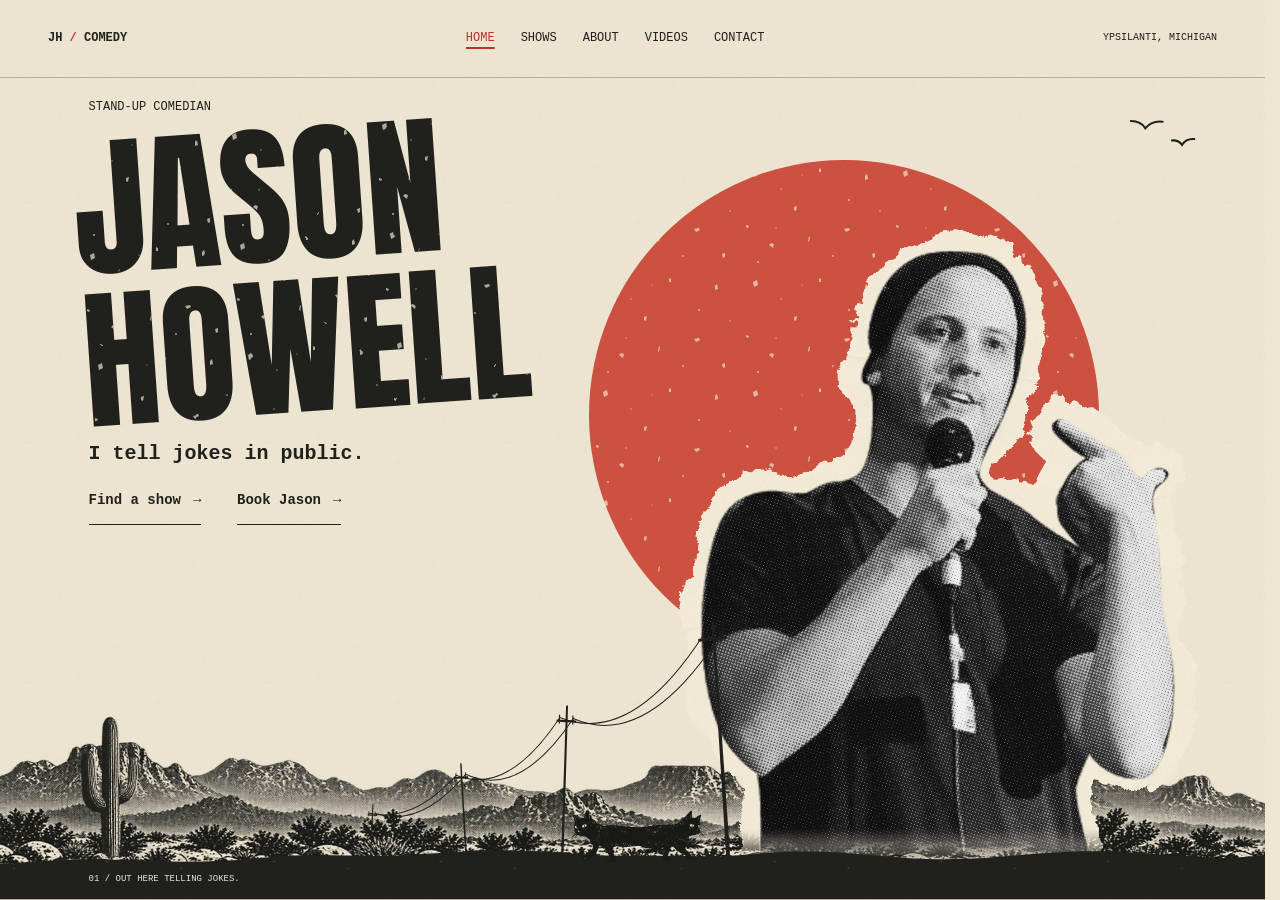
<file: index.html>
<!DOCTYPE html>
<html lang="en" data-redirect-to="/">
  <head>
    <script src="/assets/js/analytics.js?v=20261105" defer></script>
    <meta charset="UTF-8">
    <meta name="viewport" content="width=device-width, initial-scale=1">
    <meta name="theme-color" content="#eee5d2">
    <link rel="canonical" href="https://jasonhowelljokes.com/">
    <title>Jason Howell | Stand-Up Comedy</title>
    <meta name="description" content="I tell jokes in public. Stand-up comedian Jason Howell, based in Ypsilanti, Michigan.">
    <link rel="icon" type="image/png" href="/assets/images/jh-logo.png">
    <link rel="apple-touch-icon" href="/assets/images/jh-logo.png">
    <link rel="stylesheet" href="/assets/css/site.css?v=20261030-no-footer">
    <link rel="stylesheet" href="/assets/css/home.css">
    <script src="/assets/js/portrait-preview.js?v=20261030-clean-urls" defer></script>
    <script src="/assets/js/site.js" defer></script>
    <script src="/assets/js/clean-url-redirect.js" defer></script>
  </head>
  <body class="page-home">
    <a class="skip-link" href="#main">Skip to content</a>
    <header class="site-header">
      <a class="wordmark" href="/" aria-label="Jason Howell, home">JH<span aria-hidden="true"> / </span>COMEDY</a>
      <nav aria-label="Primary">
        <a href="/" aria-current="page">Home</a>
        <a href="/shows/">Shows</a>
        <a href="/about/">About</a>
        <a href="/videos/">Videos</a>
        <a href="/contact/">Contact</a>
      </nav>
      <span class="edition">Ypsilanti, Michigan</span>
    </header>
    <main class="page" id="main" tabindex="-1">
      <section class="spread hero" aria-labelledby="hero-title">
        <div class="hero-copy">
          <p class="eyebrow">Stand-up comedian</p>
          <h1 class="distressed" id="hero-title">
            <span>Jason</span>
            <span>Howell</span>
          </h1>
          <p class="hero-lead">I tell jokes in public.</p>
          <a class="ink-link hero-link" href="/shows/">Find a show <span aria-hidden="true">&rarr;</span></a>
          <a class="ink-link hero-link" href="/contact/">Book Jason <span aria-hidden="true">&rarr;</span></a>
        </div>
        <div class="portrait-scene" aria-hidden="true">
          <span class="sun hero-sun"></span>
          <div class="portrait-print paper-c">
            <img src="/assets/images/portraits/jason-portrait-tattered-c.webp" width="1032" height="1224" alt="" fetchpriority="high" id="hero-portrait">
          </div>
        </div>
        <span class="birds" aria-hidden="true"></span>
        <div class="landscape hero-landscape" aria-hidden="true">
          <img class="hero-cactus" src="/assets/art/videos-phase1/reused-saguaro.webp" width="189" height="416" alt="" decoding="async">
          <img class="hero-catcat" src="/assets/art/catcat-01-home.svg" width="288" height="116" alt="" decoding="async">
        </div>
        <span class="section-folio" aria-hidden="true">01 / Out here telling jokes.</span>
      </section>
    </main>
  </body>
</html>
</file>
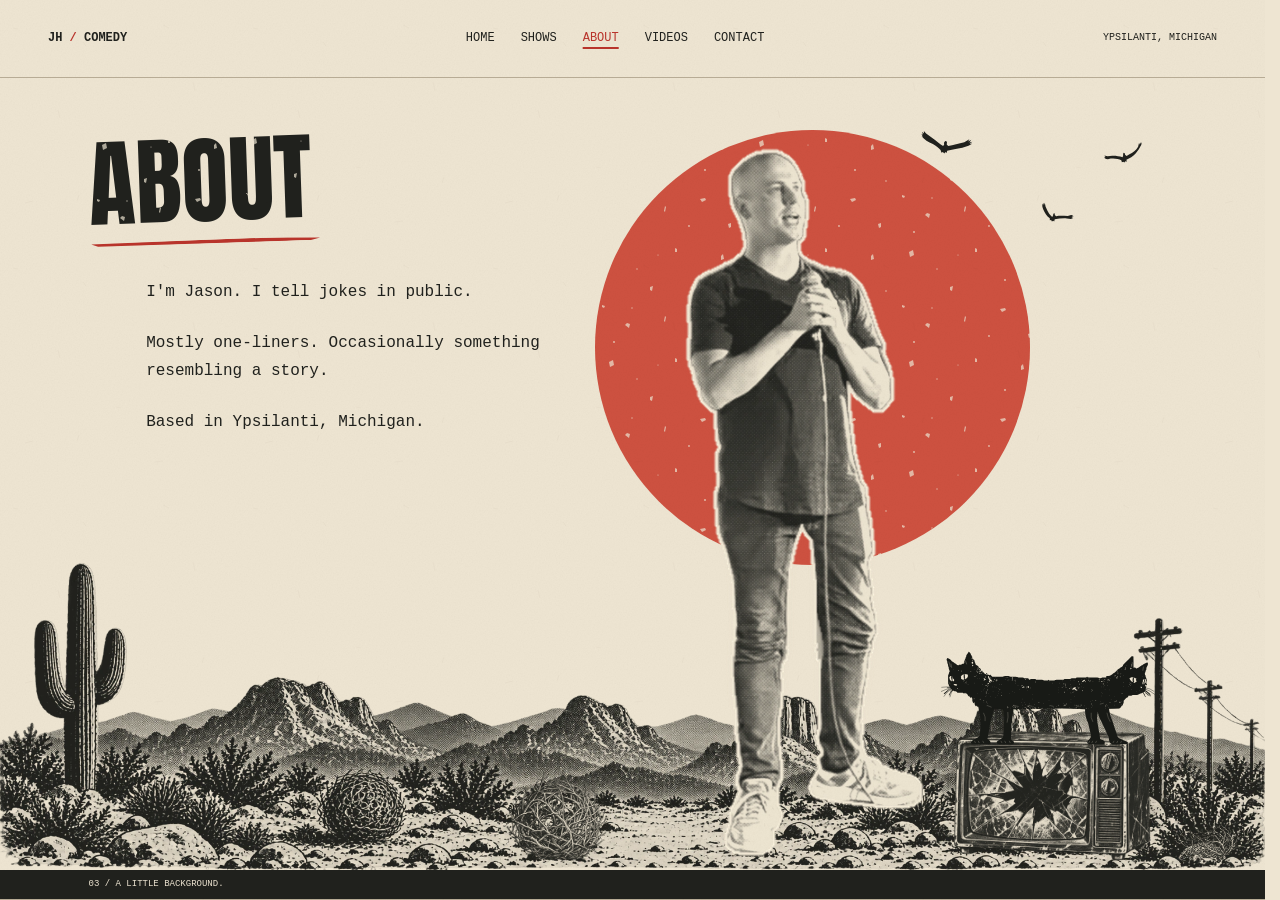
<file: about/index.html>
<!DOCTYPE html>
<html lang="en">
  <head>
    <script src="/assets/js/analytics.js?v=20261105" defer></script>
    <meta charset="UTF-8">
    <meta name="viewport" content="width=device-width, initial-scale=1">
    <meta name="theme-color" content="#eee5d2">
    <link rel="canonical" href="https://jasonhowelljokes.com/about/">
    <title>About | Jason Howell Comedy</title>
    <meta name="description" content="Meet Jason Howell, a stand-up comedian based in Ypsilanti, Michigan.">
    <link rel="icon" type="image/png" href="/assets/images/jh-logo.png">
    <link rel="apple-touch-icon" href="/assets/images/jh-logo.png">
    <link rel="stylesheet" href="/assets/css/site.css?v=20261030-no-footer">
    <link rel="stylesheet" href="/assets/css/about.css">
    <script src="/assets/js/site.js" defer></script>
  </head>
  <body class="page-about">
    <a class="skip-link" href="#main">Skip to content</a>
    <header class="site-header">
      <a class="wordmark" href="/" aria-label="Jason Howell, home">JH<span aria-hidden="true"> / </span>COMEDY</a>
      <nav aria-label="Primary">
        <a href="/">Home</a>
        <a href="/shows/">Shows</a>
        <a href="/about/" aria-current="page">About</a>
        <a href="/videos/">Videos</a>
        <a href="/contact/">Contact</a>
      </nav>
      <span class="edition">Ypsilanti, Michigan</span>
    </header>
    <main class="page" id="main" tabindex="-1">
      <section class="spread about-section" id="about" aria-labelledby="about-title">
        <div class="about-copy">
          <h1 class="section-title distressed" id="about-title">About</h1>
          <p>I'm Jason. I tell jokes in public.</p>
          <p>Mostly one-liners. Occasionally something resembling a story.</p>
          <p>Based in Ypsilanti, Michigan.</p>
        </div>
        <div class="about-scene" aria-hidden="true">
          <span class="sun about-sun"></span>
          <img class="about-terrain-art" src="/assets/art/about-phase1/about-landscape.webp" width="2172" height="724" alt="" decoding="async" fetchpriority="high">
          <img class="about-jason-art" src="/assets/art/about-phase1/about-jason-cutout.webp" width="540" height="1584" alt="" decoding="async" fetchpriority="high">
          <img class="about-vultures-art" src="/assets/art/about-phase1/vultures.svg" width="600" height="260" alt="" decoding="async">
          <div class="about-perch">
            <img class="about-tv-art" src="/assets/art/about-phase1/broken-tv.webp" width="960" height="632" alt="" decoding="async">
            <img class="about-catcat-art" src="/assets/art/about-phase1/catcat-03-about.svg" width="1152" height="528" alt="" decoding="async">
          </div>
          <img class="about-tumbleweed-near" src="/assets/art/about-phase1/tumbleweed-01.webp" width="512" height="454" alt="" decoding="async">
          <img class="about-tumbleweed-far" src="/assets/art/about-phase1/tumbleweed-02.webp" width="512" height="284" alt="" decoding="async">
        </div>
        <span class="section-folio" aria-hidden="true">03 / A little background.</span>
      </section>
    </main>
  </body>
</html>
</file>
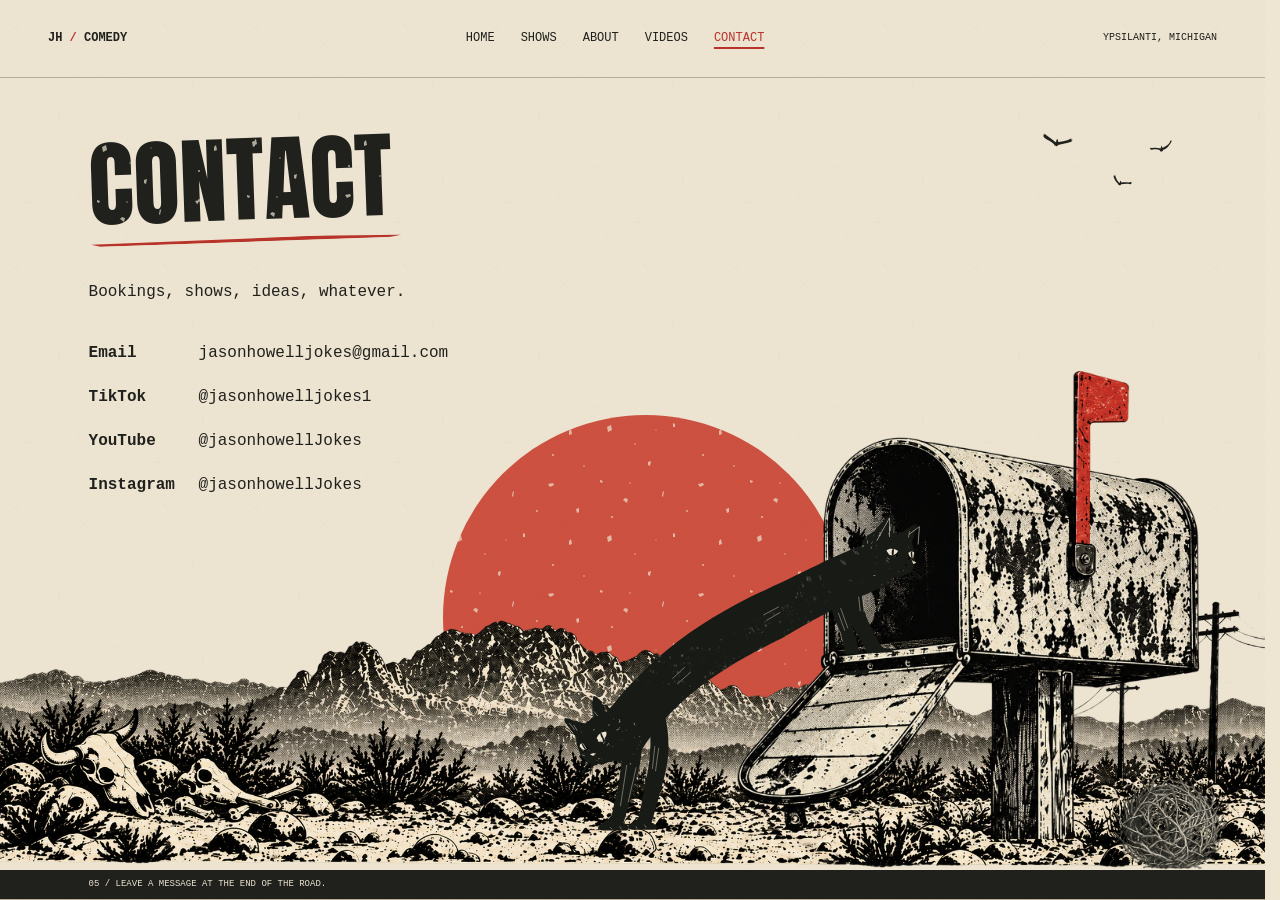
<file: contact/index.html>
<!DOCTYPE html>
<html lang="en">
  <head>
    <script src="/assets/js/analytics.js?v=20261105" defer></script>
    <meta charset="UTF-8">
    <meta name="viewport" content="width=device-width, initial-scale=1">
    <meta name="theme-color" content="#eee5d2">
    <link rel="canonical" href="https://jasonhowelljokes.com/contact/">
    <title>Contact | Jason Howell Comedy</title>
    <meta name="description" content="Contact Jason Howell for bookings, private events, and lineup inquiries.">
    <link rel="icon" type="image/png" href="/assets/images/jh-logo.png">
    <link rel="apple-touch-icon" href="/assets/images/jh-logo.png">
    <link rel="stylesheet" href="/assets/css/site.css?v=20261030-no-footer">
    <link rel="stylesheet" href="/assets/css/contact.css">
    <script src="/assets/js/site.js" defer></script>
  </head>
  <body class="page-contact">
    <a class="skip-link" href="#main">Skip to content</a>
    <header class="site-header">
      <a class="wordmark" href="/" aria-label="Jason Howell, home">JH<span aria-hidden="true"> / </span>COMEDY</a>
      <nav aria-label="Primary">
        <a href="/">Home</a>
        <a href="/shows/">Shows</a>
        <a href="/about/">About</a>
        <a href="/videos/">Videos</a>
        <a href="/contact/" aria-current="page">Contact</a>
      </nav>
      <span class="edition">Ypsilanti, Michigan</span>
    </header>
    <main class="page" id="main" tabindex="-1">
      <section class="spread contact-section" id="contact" aria-labelledby="contact-title">
        <div class="contact-content">
          <h1 class="section-title distressed" id="contact-title">Contact</h1>
          <p class="contact-intro">Bookings, shows, ideas, whatever.</p>
          <a class="contact-row" href="mailto:jasonhowelljokes@gmail.com"><strong>Email</strong><span>jasonhowelljokes@gmail.com</span></a>
          <a class="contact-row" href="https://www.tiktok.com/@jasonhowelljokes1" target="_blank" rel="noreferrer"><strong>TikTok</strong><span>@jasonhowelljokes1</span></a>
          <a class="contact-row" href="https://youtube.com/@jasonhowellJokes" target="_blank" rel="noreferrer"><strong>YouTube</strong><span>@jasonhowellJokes</span></a>
          <a class="contact-row" href="https://instagram.com/jasonhowellJokes" target="_blank" rel="noreferrer"><strong>Instagram</strong><span>@jasonhowellJokes</span></a>
        </div>
        <div class="contact-scene" aria-hidden="true">
          <span class="sun contact-horizon-sun"></span>
          <img class="contact-terrain-art" src="/assets/art/contact-phase1/contact-landscape.webp" width="2172" height="724" alt="" fetchpriority="high" decoding="async">
          <div class="contact-mail-scene">
            <img class="contact-mailbox-art" src="/assets/art/contact-phase1/contact-mailbox.webp" width="1254" height="1254" alt="" decoding="async">
            <img class="contact-catcat-art" src="/assets/art/contact-phase1/catcat-05-contact.svg" width="1200" height="920" alt="" decoding="async">
            <img class="contact-mailbox-rim" src="/assets/art/contact-phase1/contact-mailbox.webp" width="1254" height="1254" alt="" decoding="async">
          </div>
          <img class="contact-vultures-art" src="/assets/art/about-phase1/vultures.svg" width="320" height="206" alt="" decoding="async">
          <img class="contact-tumbleweed-art" src="/assets/art/about-phase1/tumbleweed-01.webp" width="1024" height="1024" alt="" decoding="async">
        </div>
        <span class="section-folio" aria-hidden="true">05 / Leave a message at the end of the road.</span>
      </section>
    </main>
  </body>
</html>
</file>
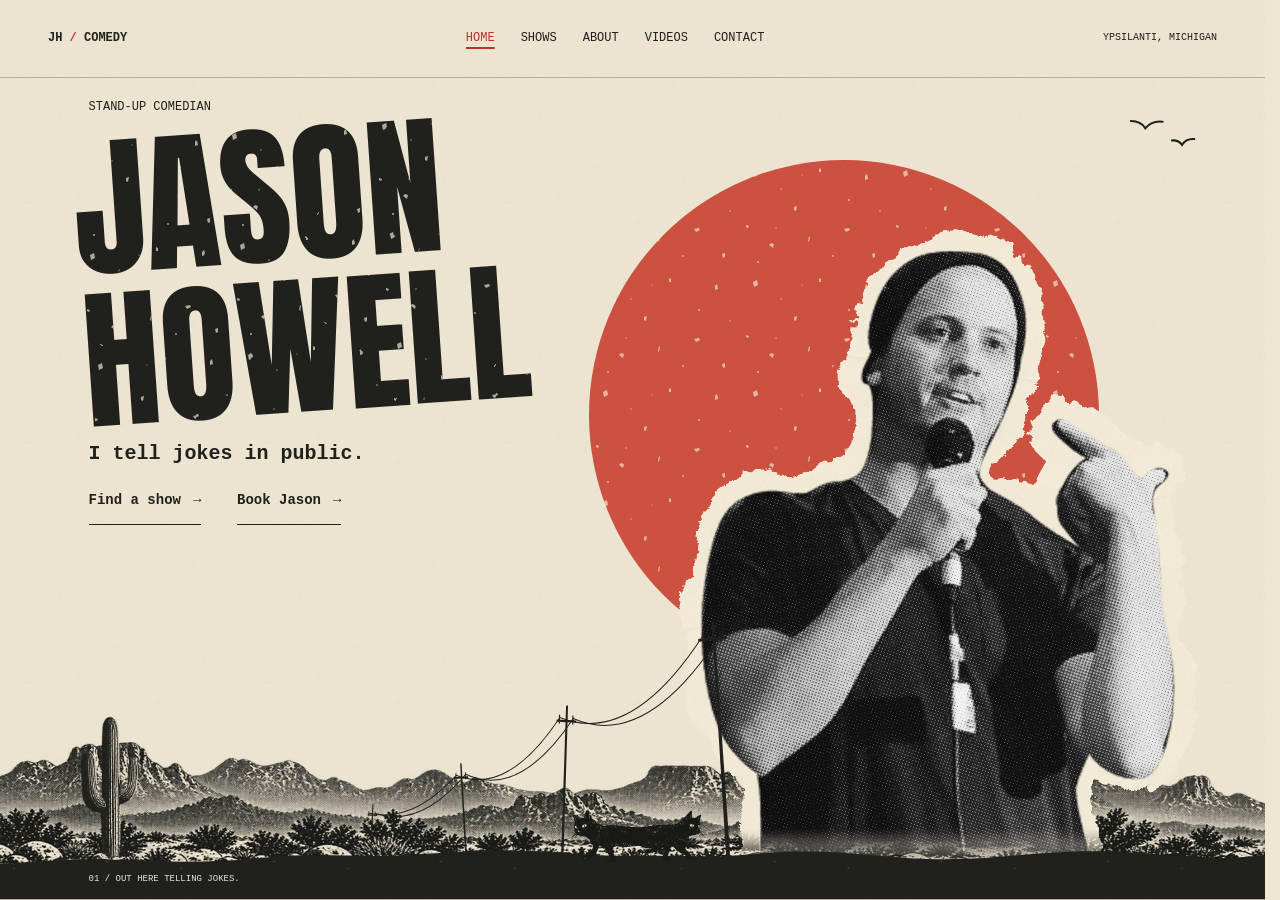
<file: reviews/index.html>
<!DOCTYPE html>
<html lang="en" data-redirect-to="/">
  <head>
    <meta charset="UTF-8">
    <meta name="viewport" content="width=device-width, initial-scale=1">
    <link rel="canonical" href="https://jasonhowelljokes.com/">
    <title>Jason Howell Comedy</title>
    <script src="/assets/js/clean-url-redirect.js" defer></script>
    <meta http-equiv="refresh" content="0; url=/">
  </head>
  <body><p><a href="/">Continue to Jason Howell Comedy</a></p></body>
</html>
</file>
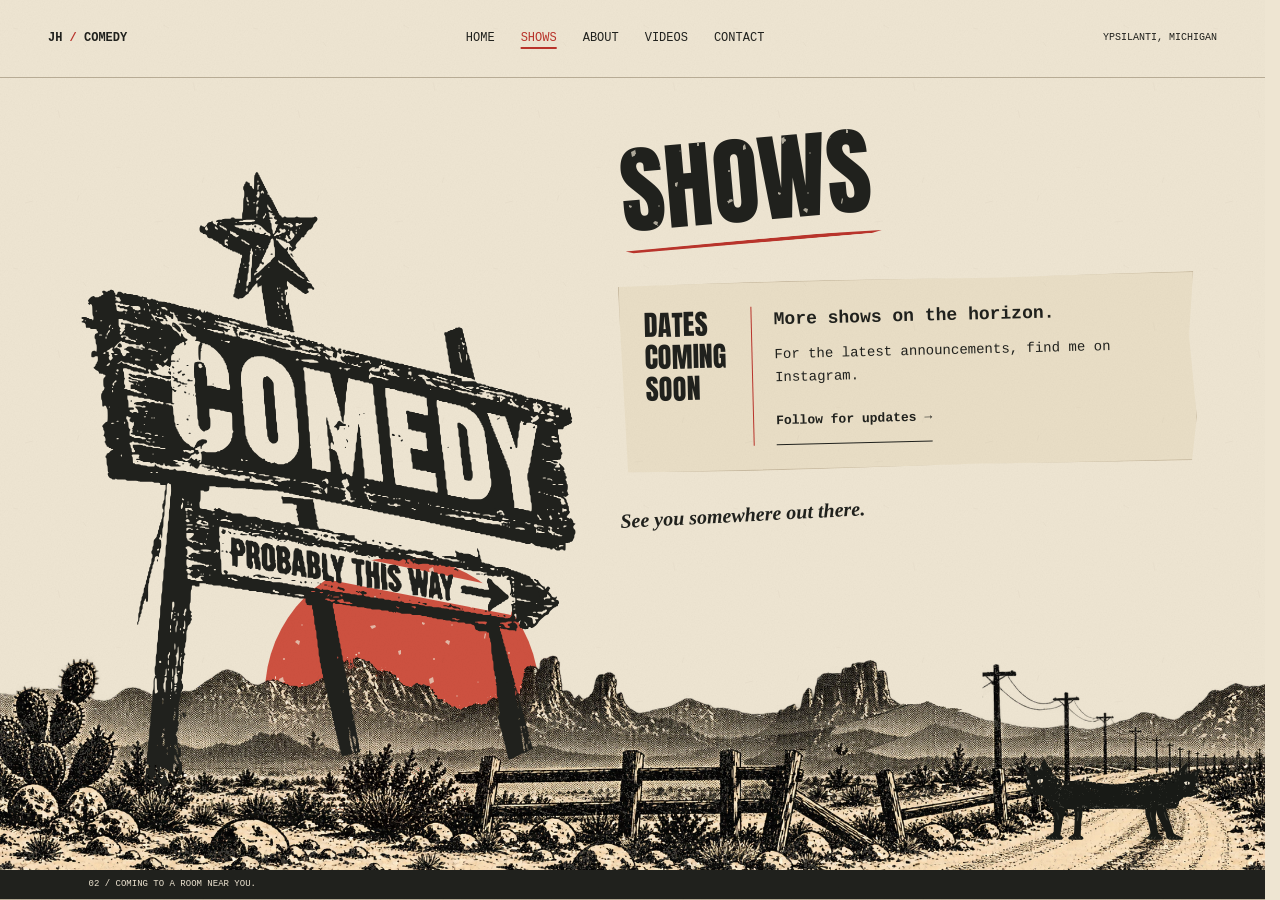
<file: shows/index.html>
<!DOCTYPE html>
<html lang="en">
  <head>
    <script src="/assets/js/analytics.js?v=20261105" defer></script>
    <meta charset="UTF-8">
    <meta name="viewport" content="width=device-width, initial-scale=1">
    <meta name="theme-color" content="#eee5d2">
    <link rel="canonical" href="https://jasonhowelljokes.com/shows/">
    <title>Shows | Jason Howell Comedy</title>
    <meta name="description" content="Upcoming stand-up comedy shows and booking information for Jason Howell.">
    <link rel="icon" type="image/png" href="/assets/images/jh-logo.png">
    <link rel="apple-touch-icon" href="/assets/images/jh-logo.png">
    <link rel="stylesheet" href="/assets/css/site.css?v=20261030-no-footer">
    <link rel="stylesheet" href="/assets/css/shows.css">
    <script src="/assets/js/site-data.js?v=20261030-clean-urls" defer></script>
    <script src="/assets/js/site.js" defer></script>
  </head>
  <body class="page-shows">
    <a class="skip-link" href="#main">Skip to content</a>
    <header class="site-header">
      <a class="wordmark" href="/" aria-label="Jason Howell, home">JH<span aria-hidden="true"> / </span>COMEDY</a>
      <nav aria-label="Primary">
        <a href="/">Home</a>
        <a href="/shows/" aria-current="page">Shows</a>
        <a href="/about/">About</a>
        <a href="/videos/">Videos</a>
        <a href="/contact/">Contact</a>
      </nav>
      <span class="edition">Ypsilanti, Michigan</span>
    </header>
    <main class="page" id="main" tabindex="-1">
      <section class="spread shows-section" id="shows" aria-labelledby="shows-title">
        <div class="shows-art" aria-hidden="true">
          <span class="sun shows-horizon-sun"></span>
          <img class="shows-terrain-art" src="/assets/art/shows-phase1/shows-landscape-clean.webp" width="2172" height="724" alt="" fetchpriority="high" decoding="async">
          <img class="shows-sign-art" src="/assets/art/shows-phase1/shows-comedy-sign.svg" width="926" height="1156" alt="" decoding="async">
          <img class="shows-catcat-art" src="/assets/art/about-phase1/catcat-03-about.svg" width="1152" height="528" alt="" decoding="async">
        </div>
        <div class="shows-content" tabindex="0" role="region" aria-label="Show information">
          <h1 class="section-title distressed" id="shows-title">Shows</h1>
          <article class="show-poster" id="next-show-card" aria-live="polite" aria-atomic="true">
            <p class="show-date" id="next-show-date">Tue, Nov 10, 2026</p>
            <div class="show-copy">
              <h2 id="next-show-title">Hear.Say Brewing &amp; Theater</h2>
              <p id="next-show-meta">Ann Arbor, MI | OFF-KEY Comedy | 7:00 PM</p>
              <a class="ink-link" id="next-show-link" href="https://instagram.com/jasonhowellJokes" target="_blank" rel="noreferrer">Follow for Details &rarr;</a>
            </div>
          </article>
          <div class="shows-pagination" id="shows-pagination" role="group" aria-label="Browse upcoming shows" hidden>
            <button type="button" id="shows-prev" aria-controls="next-show-card">Previous</button>
            <span id="shows-position" role="status" aria-live="polite"></span>
            <button type="button" id="shows-next" aria-controls="next-show-card">Next</button>
          </div>
          <div class="show-list" id="shows-grid" aria-live="polite"></div>
          <p class="handwritten shows-note">See you somewhere out there.</p>
          <noscript>
            <p class="no-script">Show listings need JavaScript. <a href="https://instagram.com/jasonhowellJokes">See announcements on Instagram.</a></p>
          </noscript>
        </div>
        <span class="section-folio" aria-hidden="true">02 / Coming to a room near you.</span>
      </section>
    </main>
  </body>
</html>
</file>
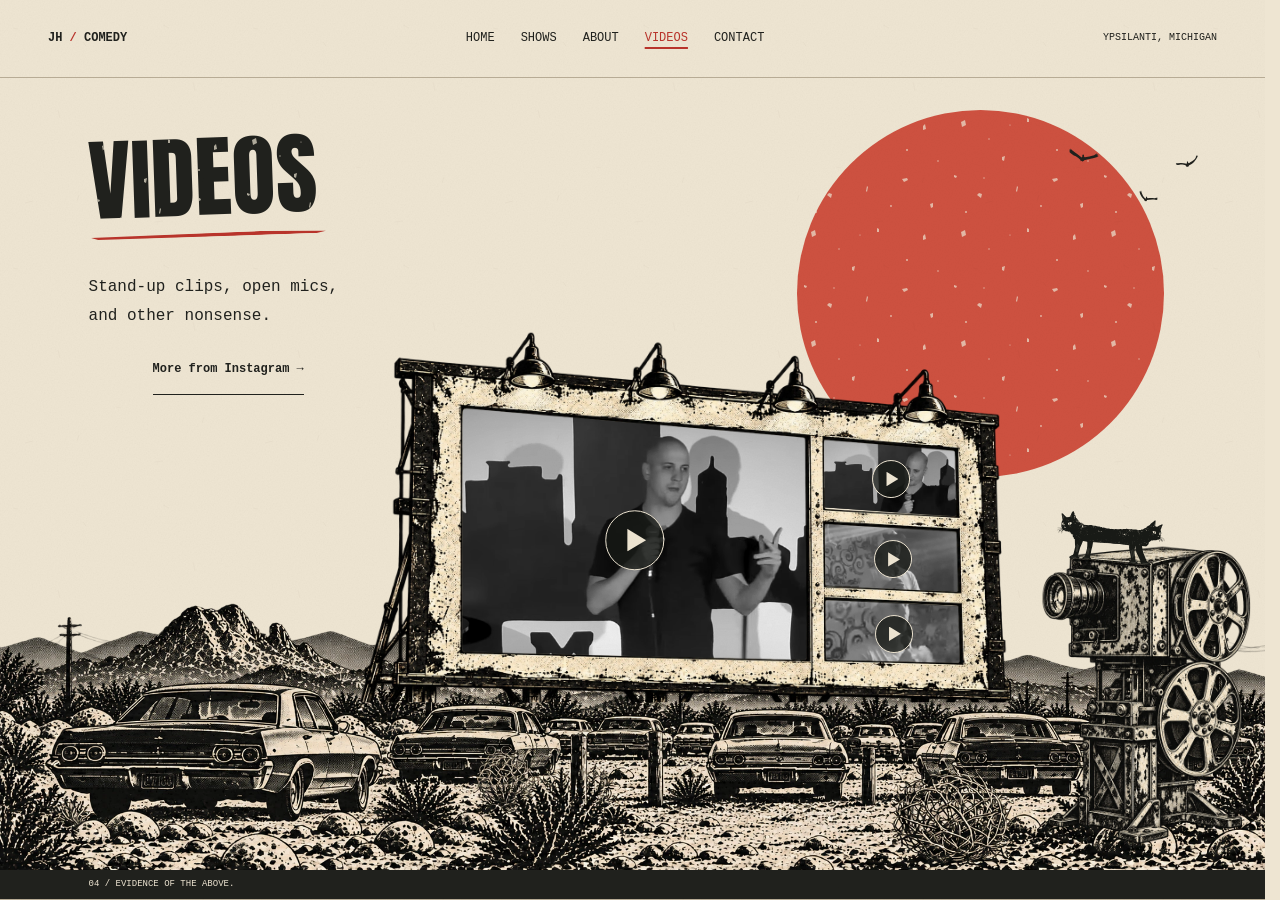
<file: videos/index.html>
<!DOCTYPE html>
<html lang="en">
  <head>
    <script src="/assets/js/analytics.js?v=20261105" defer></script>
    <meta charset="UTF-8">
    <meta name="viewport" content="width=device-width, initial-scale=1">
    <meta name="theme-color" content="#eee5d2">
    <link rel="canonical" href="https://jasonhowelljokes.com/videos/">
    <title>Videos | Jason Howell Comedy</title>
    <meta name="description" content="Watch Jason Howell stand-up clips and Instagram reels.">
    <link rel="icon" type="image/png" href="/assets/images/jh-logo.png">
    <link rel="apple-touch-icon" href="/assets/images/jh-logo.png">
    <link rel="stylesheet" href="/assets/css/site.css?v=20261030-no-footer">
    <link rel="stylesheet" href="/assets/css/videos.css">
    <script src="/assets/js/site-data.js?v=20261030-clean-urls" defer></script>
    <script src="/assets/js/site.js" defer></script>
    <script src="/assets/js/videos.js" defer></script>
  </head>
  <body class="page-videos">
    <a class="skip-link" href="#main">Skip to content</a>
    <header class="site-header">
      <a class="wordmark" href="/" aria-label="Jason Howell, home">JH<span aria-hidden="true"> / </span>COMEDY</a>
      <nav aria-label="Primary">
        <a href="/">Home</a>
        <a href="/shows/">Shows</a>
        <a href="/about/">About</a>
        <a href="/videos/" aria-current="page">Videos</a>
        <a href="/contact/">Contact</a>
      </nav>
      <span class="edition">Ypsilanti, Michigan</span>
    </header>
    <main class="page" id="main" tabindex="-1">
      <section class="spread videos-section" id="clips" aria-labelledby="videos-title">
        <div class="videos-copy">
          <h1 class="section-title distressed" id="videos-title">Videos</h1>
          <p class="videos-intro">Stand-up clips, open mics, and other nonsense.</p>
          <a class="ink-link videos-more" href="https://instagram.com/jasonhowellJokes" target="_blank" rel="noreferrer">More from Instagram &rarr;</a>
        </div>
        <div class="videos-scene">
          <span class="sun drive-in-sun" aria-hidden="true"></span>
          <img class="drive-in-terrain" src="/assets/art/videos-phase1/videos-landscape.webp" width="2172" height="724" alt="" fetchpriority="high" decoding="async">
          <div class="drive-in-billboard" id="video-billboard" role="group" aria-label="Stand-up videos">
            <div class="screen-picture screen-slot-0" aria-hidden="true"><img src="/assets/images/clips/clip-daxgawuhitv.png" alt="" width="400" height="300"></div>
            <a class="screen-link screen-slot-0" href="https://www.instagram.com/jasonhowelljokes/reel/DaxgawUhItV/?hl=en" target="_blank" rel="noreferrer" aria-label="Watch Latest Reel on Instagram (opens in a new tab)"><span class="screen-play" aria-hidden="true"></span></a>
            <div class="screen-picture screen-slot-1" aria-hidden="true"><img src="/assets/images/clips/clip-daxgoizhx9w.png" alt="" width="400" height="300"></div>
            <a class="screen-link screen-slot-1" href="https://www.instagram.com/jasonhowelljokes/reel/DaxgOiZhX9W/?hl=en" target="_blank" rel="noreferrer" aria-label="Watch Club Set on Instagram (opens in a new tab)"><span class="screen-play" aria-hidden="true"></span></a>
            <div class="screen-picture screen-slot-2" aria-hidden="true"><img src="/assets/images/clips/clip-da7pzo-blgc.png" alt="" width="400" height="300"></div>
            <a class="screen-link screen-slot-2" href="https://www.instagram.com/jasonhowelljokes/reel/Da7pZo-BlgC/?hl=en" target="_blank" rel="noreferrer" aria-label="Watch Stand-Up Snippet on Instagram (opens in a new tab)"><span class="screen-play" aria-hidden="true"></span></a>
            <div class="screen-picture screen-slot-3" aria-hidden="true"><img src="/assets/images/clips/clip-da5jlgmbw-t.png" alt="" width="400" height="300"></div>
            <a class="screen-link screen-slot-3" href="https://www.instagram.com/jasonhowelljokes/reel/Da5jLGMBW-T/?hl=en" target="_blank" rel="noreferrer" aria-label="Watch Instagram Reel 04 on Instagram (opens in a new tab)"><span class="screen-play" aria-hidden="true"></span></a>
            <img class="drive-in-frame" src="/assets/art/videos-phase1/videos-drive-in-screen.webp" width="1536" height="1024" alt="" decoding="async">
          </div>
          <img class="drive-in-terrain drive-in-foreground" src="/assets/art/videos-phase1/videos-landscape.webp" width="2172" height="724" alt="" decoding="async">
          <div class="drive-in-perch" aria-hidden="true">
            <img class="drive-in-projector" src="/assets/art/videos-phase1/videos-projector.webp" width="1024" height="1536" alt="" decoding="async">
            <img class="drive-in-catcat" src="/assets/art/videos-phase1/catcat-04-videos.svg" width="1152" height="528" alt="" decoding="async">
          </div>
          <img class="drive-in-vultures" src="/assets/art/about-phase1/vultures.svg" width="320" height="206" alt="" decoding="async">
        </div>
        <div class="videos-pagination" role="group" aria-label="Browse videos" hidden>
          <button type="button" id="videos-prev" aria-controls="video-billboard video-links">Previous</button>
          <span id="videos-position" role="status" aria-live="polite"></span>
          <button type="button" id="videos-next" aria-controls="video-billboard video-links">Next</button>
        </div>
        <div class="videos-mobile-links" id="video-links" role="group" aria-label="Video links">
          <a href="https://www.instagram.com/jasonhowelljokes/reel/DaxgawUhItV/?hl=en" target="_blank" rel="noreferrer">Watch Latest Reel &rarr;</a>
          <a href="https://www.instagram.com/jasonhowelljokes/reel/DaxgOiZhX9W/?hl=en" target="_blank" rel="noreferrer">Watch Club Set &rarr;</a>
          <a href="https://www.instagram.com/jasonhowelljokes/reel/Da7pZo-BlgC/?hl=en" target="_blank" rel="noreferrer">Watch Stand-Up Snippet &rarr;</a>
          <a href="https://www.instagram.com/jasonhowelljokes/reel/Da5jLGMBW-T/?hl=en" target="_blank" rel="noreferrer">Watch Instagram Reel 04 &rarr;</a>
        </div>
        <span class="section-folio" aria-hidden="true">04 / Evidence of the above.</span>
      </section>
    </main>
  </body>
</html>
</file>
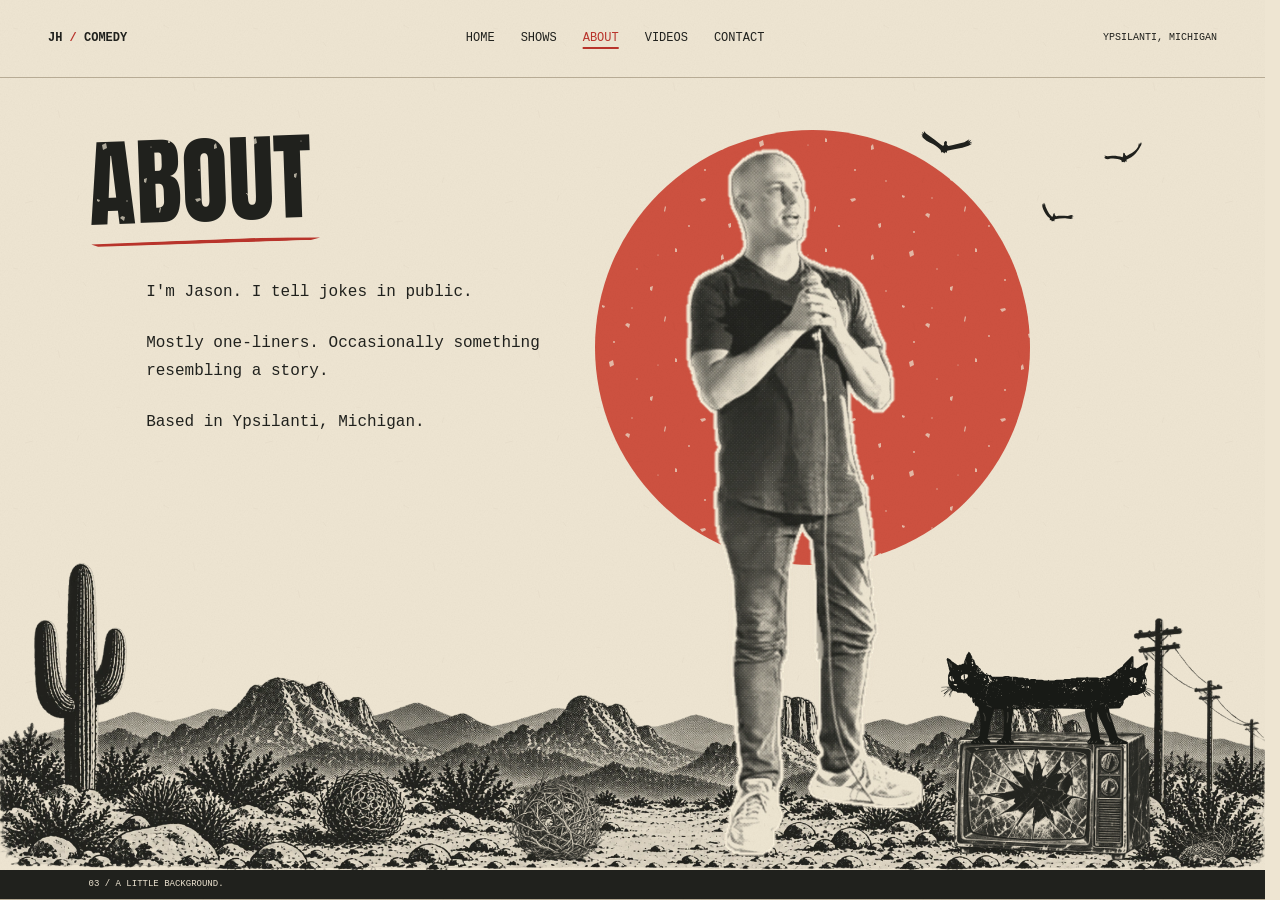
<file: about.html>
<!DOCTYPE html>
<html lang="en" data-redirect-to="/about/">
  <head>
    <meta charset="UTF-8">
    <meta name="viewport" content="width=device-width, initial-scale=1">
    <link rel="canonical" href="https://jasonhowelljokes.com/about/">
    <title>Jason Howell Comedy</title>
    <script src="/assets/js/clean-url-redirect.js" defer></script>
    <meta http-equiv="refresh" content="0; url=/about/">
  </head>
  <body><p><a href="/about/">Continue to Jason Howell Comedy</a></p></body>
</html>
</file>
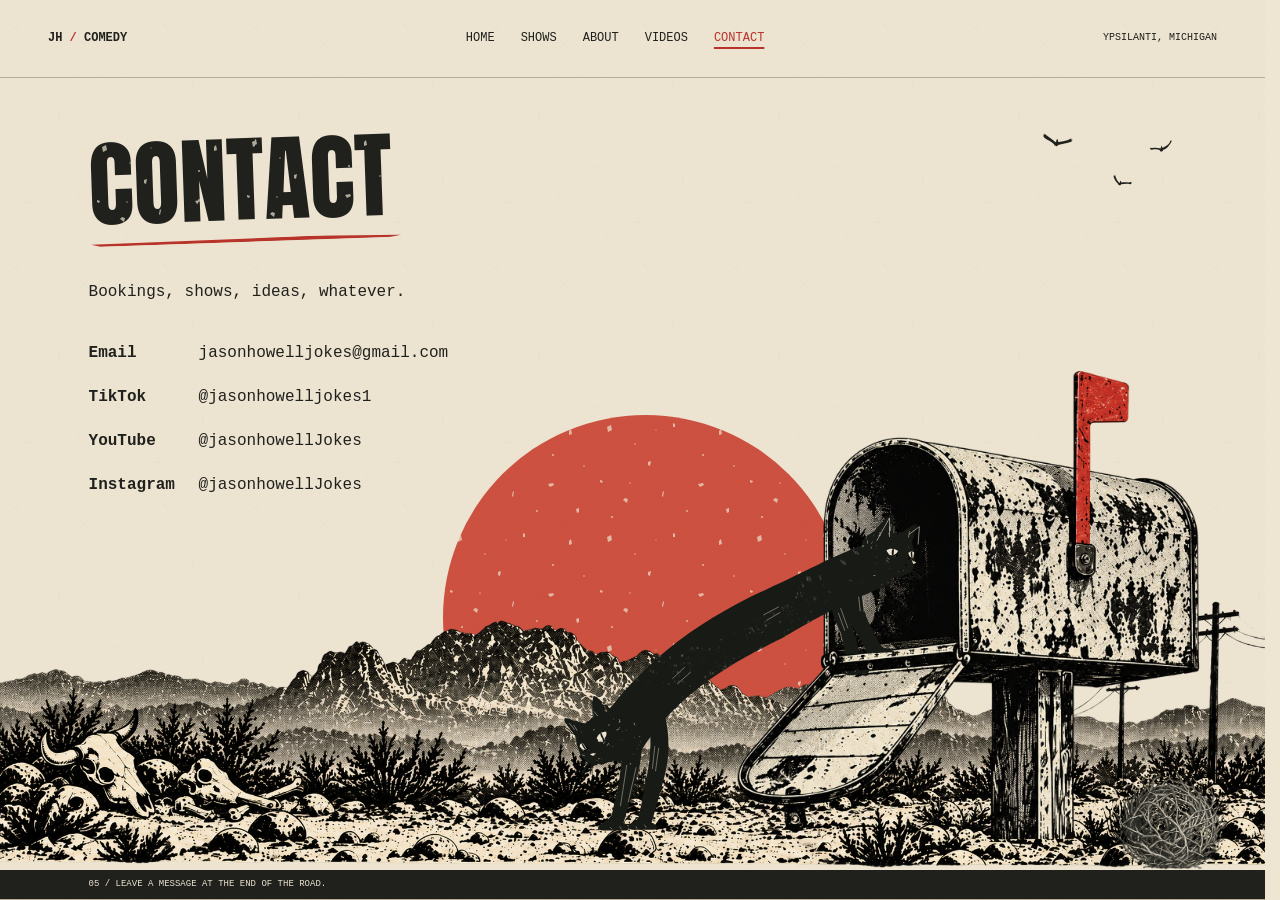
<file: contact.html>
<!DOCTYPE html>
<html lang="en" data-redirect-to="/contact/">
  <head>
    <meta charset="UTF-8">
    <meta name="viewport" content="width=device-width, initial-scale=1">
    <link rel="canonical" href="https://jasonhowelljokes.com/contact/">
    <title>Jason Howell Comedy</title>
    <script src="/assets/js/clean-url-redirect.js" defer></script>
    <meta http-equiv="refresh" content="0; url=/contact/">
  </head>
  <body><p><a href="/contact/">Continue to Jason Howell Comedy</a></p></body>
</html>
</file>
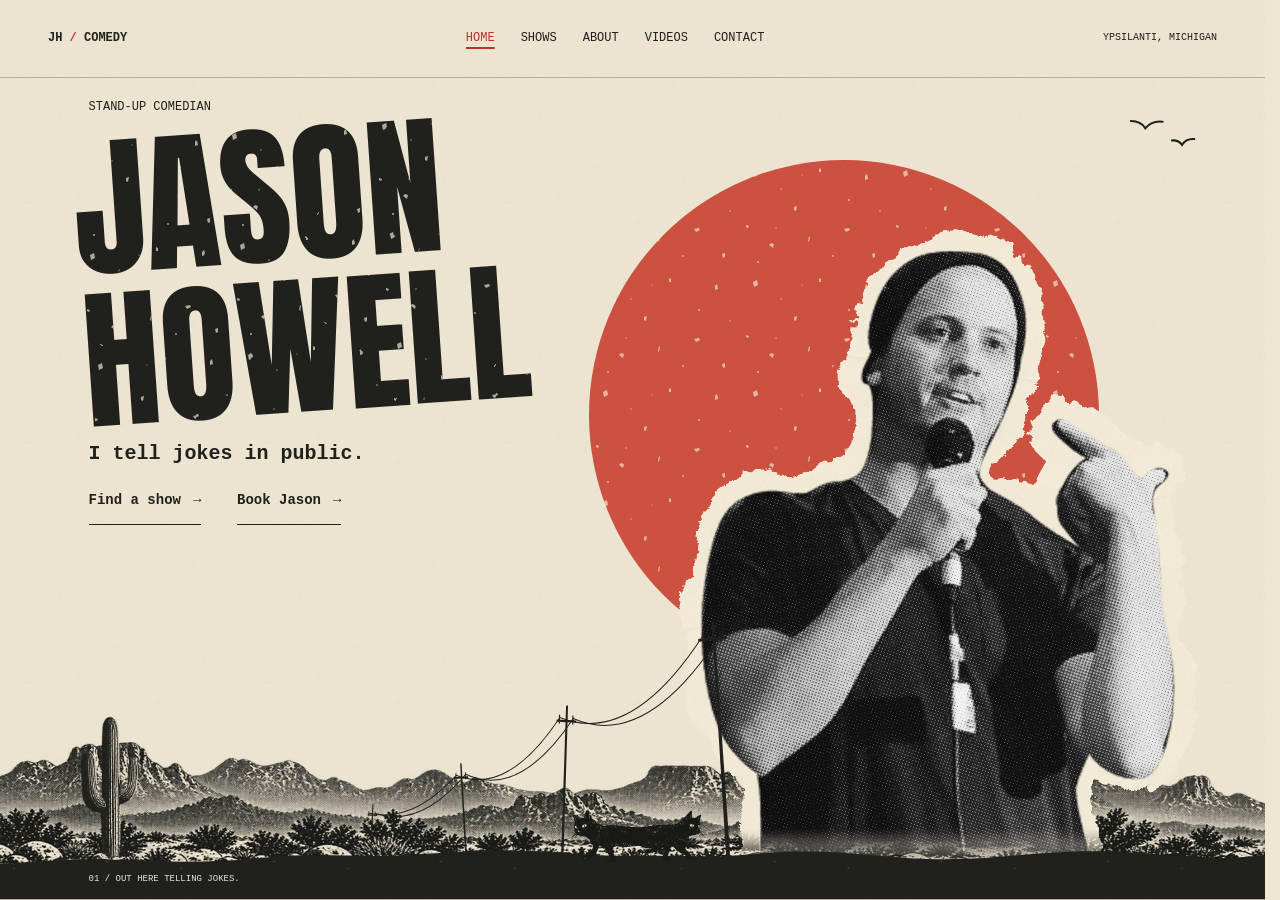
<file: index-sticker.html>
<!DOCTYPE html>
<html lang="en">
  <head>
    <meta charset="UTF-8">
    <meta name="viewport" content="width=device-width, initial-scale=1">
    <title>Jason Howell | Stand-Up Comedy</title>
    <script src="/assets/js/legacy-entry.js?v=20261030-clean-urls"></script>
    <meta http-equiv="refresh" content="0; url=/">
  </head>
  <body>
    <p><a href="/">Open Jason Howell Comedy</a></p>
  </body>
</html>
</file>
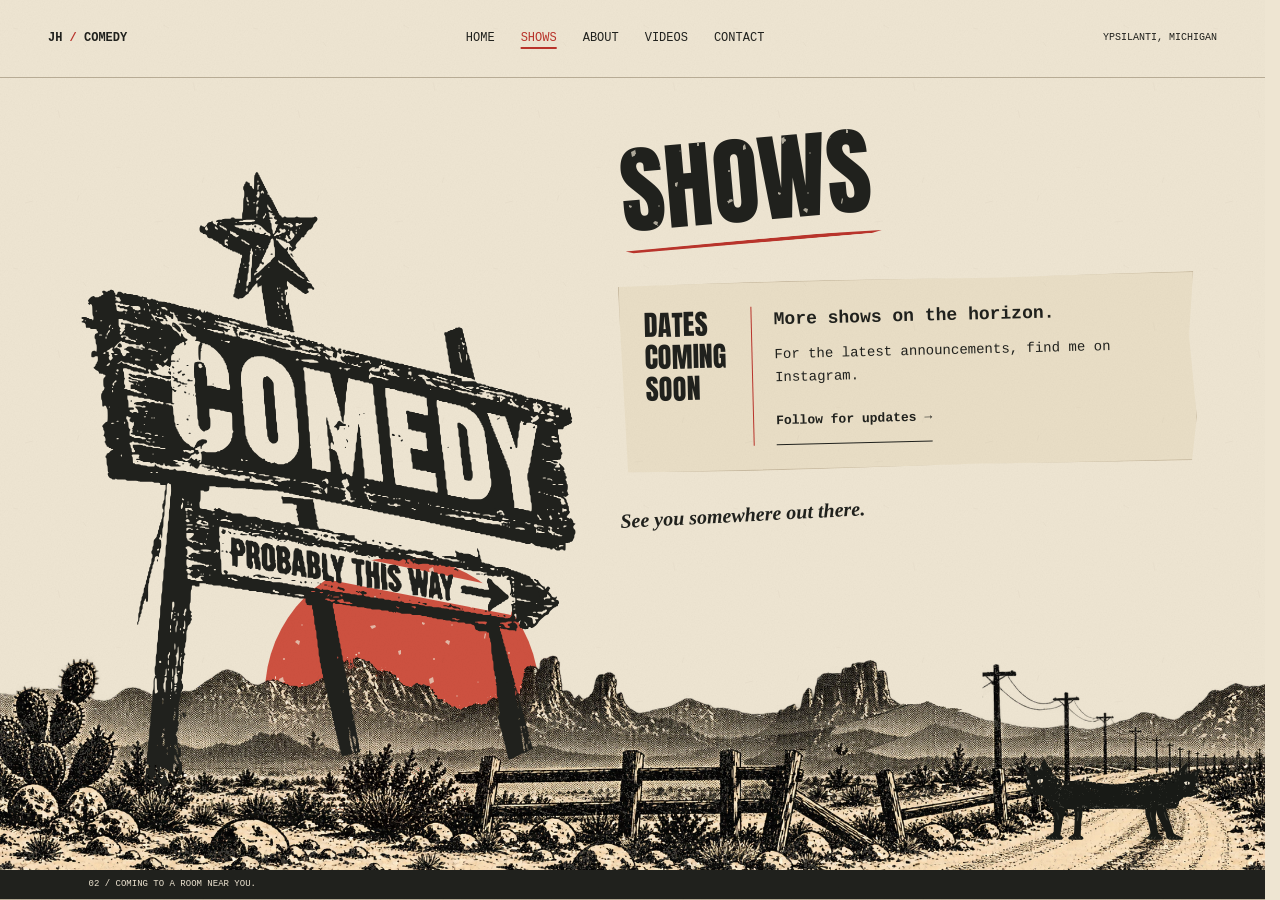
<file: shows.html>
<!DOCTYPE html>
<html lang="en" data-redirect-to="/shows/">
  <head>
    <meta charset="UTF-8">
    <meta name="viewport" content="width=device-width, initial-scale=1">
    <link rel="canonical" href="https://jasonhowelljokes.com/shows/">
    <title>Jason Howell Comedy</title>
    <script src="/assets/js/clean-url-redirect.js" defer></script>
    <meta http-equiv="refresh" content="0; url=/shows/">
  </head>
  <body><p><a href="/shows/">Continue to Jason Howell Comedy</a></p></body>
</html>
</file>
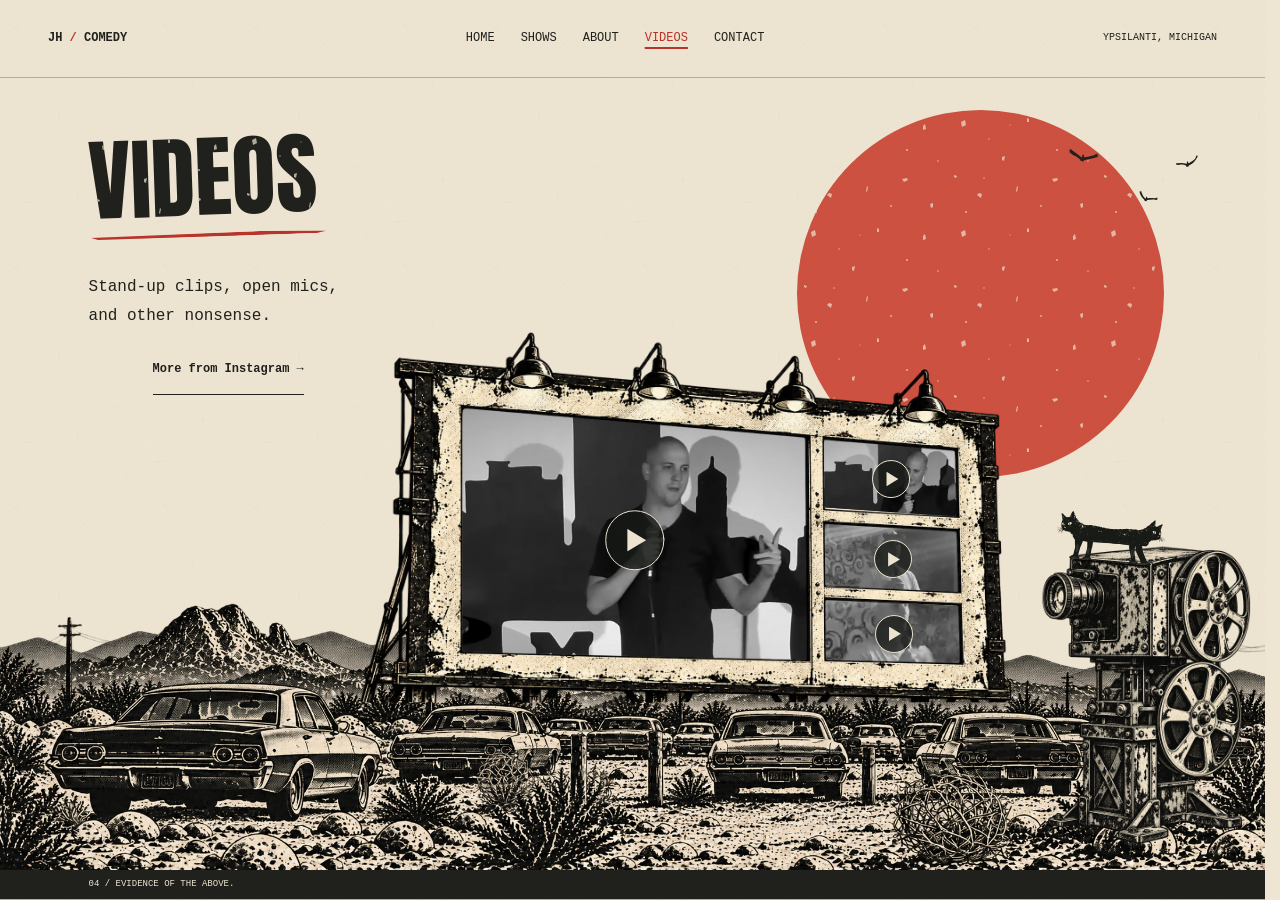
<file: videos.html>
<!DOCTYPE html>
<html lang="en" data-redirect-to="/videos/">
  <head>
    <meta charset="UTF-8">
    <meta name="viewport" content="width=device-width, initial-scale=1">
    <link rel="canonical" href="https://jasonhowelljokes.com/videos/">
    <title>Jason Howell Comedy</title>
    <script src="/assets/js/clean-url-redirect.js" defer></script>
    <meta http-equiv="refresh" content="0; url=/videos/">
  </head>
  <body><p><a href="/videos/">Continue to Jason Howell Comedy</a></p></body>
</html>
</file>
<file: assets/css/site.css>
@font-face {
  font-family: "Poster";
  src: url("../fonts/anton-regular.ttf") format("truetype");
  font-style: normal;
  font-weight: 400;
  font-display: swap;
}

:root {
  --paper: #eee5d2;
  --scrap: #e7d9bc;
  --ink: #20211d;
  --red: #ba342b;
  --sun: #ce5140;
  --rule: #b9ad96;
  --body-font: "Courier New", Courier, monospace;
  --poster-font: "Poster", Impact, "Arial Narrow", sans-serif;
}

* { box-sizing: border-box; }
html { scroll-behavior: smooth; scrollbar-gutter: stable; }
body {
  display: flex;
  flex-direction: column;
  min-height: 100vh;
  min-height: 100dvh;
  margin: 0;
  background: var(--paper);
  color: var(--ink);
  font: 16px/1.65 var(--body-font);
}
body::after {
  content: "";
  position: fixed;
  z-index: 10;
  inset: 0;
  pointer-events: none;
  background: url("../art/paper-grain.svg") repeat;
  opacity: .23;
  mix-blend-mode: multiply;
}
a { color: inherit; text-underline-offset: 6px; }
a:hover { color: var(--red); }
button, a { -webkit-tap-highlight-color: transparent; touch-action: manipulation; }
button { color: inherit; font: inherit; }
button:disabled { opacity: .35; cursor: default; }
:focus-visible { outline: 2px dashed var(--red); outline-offset: 5px; }
main:focus { outline: none; }
img { display: block; max-width: 100%; }
p { margin: 0 0 22px; }
[hidden] { display: none !important; }
.skip-link {
  position: fixed;
  z-index: 30;
  top: 8px;
  left: 8px;
  padding: 12px;
  background: var(--paper);
  transform: translateY(-160%);
}
.skip-link:focus { transform: none; }
.site-header {
  flex-shrink: 0;
  display: flex;
  align-items: center;
  justify-content: space-between;
  gap: 28px;
  width: 100%;
  max-width: 1600px;
  min-height: 78px;
  margin: 0 auto;
  padding: 14px 48px;
  border-bottom: 1px solid var(--rule);
  font-size: 12px;
  text-transform: uppercase;
}
.wordmark { white-space: nowrap; font-weight: bold; text-decoration: none; }
.wordmark span { color: var(--red); }
nav { display: flex; flex-wrap: wrap; align-items: center; justify-content: center; gap: 26px; }
nav a { display: inline-flex; align-items: center; min-height: 44px; text-decoration: none; }
nav a:hover, nav a[aria-current="page"] { color: var(--red); text-decoration: underline; text-decoration-thickness: 2px; }
.edition { font-size: 10px; }
.page { flex: 1; width: 100%; max-width: 1600px; margin: 0 auto; }
.spread {
  position: relative;
  isolation: isolate;
  min-height: calc(100svh - 140px);
  overflow: hidden;
  padding: 72px 7% 190px;
  border-bottom: 1px solid var(--rule);
}
.section-title, .hero h1 {
  margin: 0;
  font-family: var(--poster-font);
  font-weight: 400;
  line-height: 1.06;
  letter-spacing: 0;
  text-transform: uppercase;
}
.distressed {
  color: transparent;
  background: url("../art/ink-grain.svg") repeat, linear-gradient(var(--ink),var(--ink));
  background-clip: text;
  -webkit-background-clip: text;
}
.section-title {
  position: relative;
  z-index: 2;
  width: max-content;
  max-width: 100%;
  margin-bottom: 64px;
  transform: rotate(-2deg);
  font-size: 96px;
}
.section-title::after {
  content: "";
  position: absolute;
  right: -6px;
  bottom: -12px;
  left: 0;
  height: 4px;
  background: var(--red);
  clip-path: polygon(0 25%,72% 0,100% 50%,96% 100%,3% 85%);
}
.handwritten { font-family: "Segoe Print", "Comic Sans MS", cursive; font-style: italic; font-weight: bold; }
.eyebrow, .small-label { font-size: 12px; text-transform: uppercase; }
.ink-link {
  display: inline-flex;
  align-items: center;
  gap: 12px;
  min-height: 44px;
  padding-bottom: 4px;
  border-bottom: 1px solid currentColor;
  font-size: 14px;
  font-weight: bold;
  text-decoration: none;
}
.sun { display: block; position: absolute; border-radius: 50%; background: var(--sun) url("../art/ink-grain.svg"); }
.landscape { position: absolute; z-index: 0; right: 0; bottom: 0; left: 0; height: 210px; background: url("../art/prairie.svg") center bottom / 100% 100% no-repeat; pointer-events: none; }
.birds { position: absolute; top: 65px; right: 7%; width: 75px; height: 36px; background: url("../art/birds.svg") center / contain no-repeat; }
.section-folio { position: absolute; z-index: 4; bottom: 12px; left: 7%; color: var(--paper); font-size: 9px; text-transform: uppercase; }

/* Home is a single open poster composition, with links to the other documents. */
.hero {
  padding-top: 76px;
  background: url("../art/home-terrain.webp") center bottom / 100% 300px no-repeat;
}
.hero-copy { position: relative; z-index: 3; width: 55%; max-width: 680px; }
.hero .eyebrow { margin-bottom: 16px; }
.hero h1 { font-size: 154px; line-height: .99; transform: rotate(-4deg); transform-origin: left bottom; }
.hero h1 span { display: block; }
.hero-jokes { width: max-content; margin: 10px 0 32px 25px; border-bottom: 4px solid currentColor; color: var(--red); font-size: 64px; line-height: 1.1; text-transform: uppercase; transform: rotate(-7deg); }
.hero-lead { max-width: 26ch; font-size: 20px; font-weight: bold; line-height: 1.5; }
.hero-link { margin-right: 26px; }
.portrait-scene { position: absolute; z-index: 1; top: 0; right: 3%; bottom: 0; width: 52%; }
.hero-sun { top: 82px; left: 20px; width: 510px; height: 510px; }
.portrait-print { position: absolute; right: 24px; bottom: 32px; width: 510px; }
.portrait-print img { width: 100%; height: auto; }
.portrait-print.paper-c { aspect-ratio: 304 / 368; transform: translateX(-12px); }
.portrait-print.paper-c img { position: absolute; top: -5.434783%; left: -6.578947%; width: 113.157895%; max-width: none; }
.hero-landscape {
  z-index: 2;
  height: 300px;
  background-image: url("../art/hero-prairie.svg");
}
.hero-catcat {
  position: absolute;
  left: 15%;
  bottom: 11.5%;
  width: 188px;
  height: auto;
  transform: rotate(-1.2deg);
  transform-origin: left bottom;
}
.hero .birds { top: 38px; right: 5%; }

/* Shows uses the existing roadside sign and an editable gig-poster listing. */
.shows-section { padding-left: 44%; }
.shows-content { position: relative; z-index: 2; max-width: 610px; }
.show-poster { padding: 30px 32px; border: 1px solid #c9bba1; background: rgba(227,213,183,.46); box-shadow: 1px 2px 0 #d1c3a8; transform: rotate(1.5deg); clip-path: polygon(0 1%,31% 0,65% 1%,100% 0,99% 34%,100% 77%,99% 100%,62% 99%,23% 100%,1% 99%); }
.show-date { margin-bottom: 18px; padding-bottom: 18px; border-bottom: 2px solid var(--red); font: 30px/1.3 var(--poster-font); text-transform: uppercase; }
.show-copy h2 { margin: 0 0 15px; font-size: 19px; line-height: 1.5; }
.show-copy p { font-size: 15px; }
.shows-note { margin: 32px 0 0; font-size: 21px; transform: rotate(-3deg); }
.show-list { margin-top: 35px; }
.show-item { margin-bottom: 24px; padding-top: 20px; border-top: 1px dashed var(--rule); }
.show-item time { display: block; margin-bottom: 8px; font-size: 14px; }
.show-item h2 { margin: 0 0 8px; font-size: 20px; }
.show-item p { font-size: 14px; }
.road-sign { position: absolute; top: 190px; left: 9%; width: 230px; height: 470px; transform: rotate(-8deg); }
.road-sign::after { content: ""; position: absolute; z-index: -1; top: 50px; left: 105px; width: 15px; height: 470px; background: var(--ink) url("../art/ink-grain.svg"); }
.sign-star { position: absolute; top: -78px; left: 55px; color: var(--ink); font-size: 136px; line-height: 1; }
.sign-board { display: block; margin-top: 44px; padding: 14px 4px; border: 3px double var(--paper); background: var(--ink) url("../art/ink-grain.svg"); color: var(--paper); font: 51px/1.1 var(--poster-font); text-align: center; text-transform: uppercase; }
.sign-arrow { display: block; margin-top: 16px; padding: 9px; background: var(--ink); color: var(--paper); font: 29px/1.5 var(--poster-font); text-transform: uppercase; clip-path: polygon(0 0,87% 0,100% 50%,87% 100%,0 100%); }
.horizon-sun { right: 5%; bottom: 55px; width: 145px; height: 145px; }
.shows-landscape { height: 190px; }
.no-script { margin-top: 20px; font-size: 13px; }

/* About pairs the actual biography with the existing full-body stage cutout. */
.about-section { display: grid; grid-template-columns: 1.1fr .9fr; align-items: start; gap: 70px; }
.about-copy { position: relative; z-index: 2; max-width: 540px; }
.about-copy p { max-width: 36ch; font-size: 18px; line-height: 1.9; }
.about-photo { position: relative; z-index: 1; align-self: end; height: 540px; transform: translateY(105px); }
.about-photo img { position: absolute; bottom: -116px; left: calc(50% - 350px); width: auto; max-width: none; height: 800px; filter: grayscale(1) contrast(1.7); clip-path: polygon(65% 20%,72% 20%,75% 24%,74% 28%,73% 30%,82% 32%,85% 38%,89% 42%,87% 45%,84% 45%,83% 50%,84% 65%,83% 75%,92% 78%,92% 80%,83% 80%,75% 78%,73% 84%,66% 84%,63% 82%,65% 76%,64% 65%,61% 54%,61% 46%,57% 43%,56% 36%,57% 32%,62% 30%); }
.about-sun { right: -10px; bottom: 40px; width: 390px; height: 390px; }
.about-landscape { height: 190px; }

/* Videos keeps the three prints and the full working Instagram carousel. */
.videos-section { padding-bottom: 170px; }
.clips-grid { position: relative; z-index: 2; display: grid; grid-template-columns: repeat(3,minmax(0,1fr)); gap: 35px; margin: 74px 4px 0; }
.video-print { position: relative; display: block; padding: 7px 7px 16px; border: 1px solid #c7baa1; background: #e7ddc8 url("../art/paper-grain.svg"); text-decoration: none; transform: rotate(-3deg); }
.video-print:nth-child(2) { transform: rotate(2deg) translateY(-5px); }
.video-print:nth-child(3) { transform: rotate(-2deg); }
.video-print::before { content: ""; position: absolute; z-index: 2; top: -20px; left: 43%; width: 42px; height: 32px; background: #c6b48c; opacity: .65; transform: rotate(12deg); clip-path: polygon(5% 0,100% 6%,92% 100%,0 95%); }
.clip-frame { position: relative; aspect-ratio: 4 / 3; overflow: hidden; background: var(--ink); }
.clip-frame img { width: 100%; height: 100%; object-fit: cover; object-position: center 32%; filter: saturate(.45) contrast(1.08); transition: filter .2s; }
.video-print:hover .clip-frame img { filter: saturate(1); }
.play-icon { position: absolute; top: 50%; left: 50%; width: 0; height: 0; border-top: 23px solid transparent; border-bottom: 23px solid transparent; border-left: 34px solid #fff7e5; transform: translate(-40%,-50%); filter: drop-shadow(0 1px 5px #000); }
.clip-title { display: block; padding: 13px 2px 0; font-size: 14px; font-weight: bold; line-height: 1.5; text-align: center; }
.carousel-shell { position: relative; z-index: 2; margin-top: 44px; }
.carousel-shell summary { width: fit-content; min-height: 44px; padding: 10px 0; font-size: 12px; text-transform: uppercase; text-decoration: underline; text-underline-offset: 5px; cursor: pointer; }
.carousel-shell summary::marker { color: var(--red); }
.carousel-shell[open] summary { margin-bottom: 14px; }
.carousel-heading { display: flex; align-items: center; justify-content: space-between; gap: 16px; }
.carousel-heading p { margin: 0; }
.carousel-controls { display: flex; gap: 6px; }
.carousel-controls button { width: 44px; height: 44px; border: 1px solid var(--rule); background: transparent; font-size: 21px; cursor: pointer; }
.carousel-controls button:hover:not(:disabled) { background: var(--ink); color: var(--paper); }
.carousel-track { display: grid; grid-auto-flow: column; grid-auto-columns: 30%; gap: 18px; overflow-x: auto; padding: 14px 0; scroll-snap-type: x mandatory; scrollbar-width: thin; scrollbar-color: var(--rule) transparent; }
.carousel-item { display: block; min-width: 0; text-decoration: none; scroll-snap-align: start; }
.carousel-item img { width: 100%; height: 135px; border: 2px solid var(--ink); object-fit: cover; object-position: center 25%; filter: grayscale(.7); }
.carousel-item span { display: block; margin-top: 7px; font-size: 12px; }
.more-videos { position: relative; z-index: 2; display: block; width: fit-content; min-height: 44px; margin: 18px 0 0 auto; color: var(--red); font-size: 19px; text-decoration: none; }
.more-videos:hover { text-decoration: underline; }
.videos-sun { bottom: 40px; left: 8%; width: 90px; height: 90px; }
.videos-landscape { height: 110px; }


/* Contact retains the mailbox illustration and the original working accounts. */
.contact-layout { position: relative; z-index: 2; display: grid; grid-template-columns: minmax(240px,.85fr) minmax(0,1.15fr); align-items: start; gap: 70px; max-width: 1050px; margin: 0 auto; }
.contact-copy { max-width: 550px; }
.contact-intro { max-width: 40ch; margin-bottom: 24px; font-size: 16px; }
.contact-row { display: flex; align-items: center; gap: 18px; min-height: 60px; margin-bottom: 15px; text-decoration: none; }
.contact-row > span:last-child { min-width: 0; }
.contact-row strong { display: block; font-size: 12px; font-weight: normal; text-transform: uppercase; }
.contact-row span span { display: block; overflow-wrap: anywhere; font-size: 16px; }
.contact-symbol { display: flex; flex-shrink: 0; align-items: center; justify-content: center; width: 44px; height: 44px; border-radius: 4px; background: var(--ink); color: var(--paper); font: 34px/1 sans-serif; }
.play-symbol { font-size: 22px; }
.instagram-symbol { font-size: 40px; }
.mailbox { position: relative; align-self: center; justify-self: center; width: 290px; height: 360px; transform: rotate(-4deg); }
.mailbox-body { position: absolute; z-index: 1; top: 18px; width: 270px; min-height: 300px; padding: 38px 22px 28px; border: 4px solid var(--ink); border-radius: 65px 65px 2px 2px; background: var(--scrap) url("../art/ink-grain.svg"); box-shadow: inset -40px 0 0 var(--ink); }
.mailbox-body::before { content: ""; position: absolute; top: 68px; right: -22px; width: 38px; height: 38px; border-top: 7px solid var(--red); border-right: 7px solid var(--red); }
.mailbox-body span { display: block; font: 42px/1.2 var(--poster-font); text-transform: uppercase; transform: rotate(2deg); }
.mailbox-post { position: absolute; bottom: -180px; left: 116px; width: 25px; height: 290px; background: var(--ink) url("../art/ink-grain.svg"); }
.contact-sun { right: 4%; bottom: 40px; width: 245px; height: 245px; }
.contact-landscape { height: 155px; }

/* One desktop shell; content-heavy pages scroll inside main. */
@media (min-width: 901px) and (min-height: 768px) {
  body { display: grid; height: 100dvh; grid-template-rows: 78px minmax(0, 1fr); }
  .page { display: flex; flex-direction: column; min-height: 0; overflow-y: auto; }
  .spread { flex: 1 0 auto; min-height: 100%; }
  .page-home .hero { flex: none; height: 100%; min-height: 0; }
}

@media (min-width: 1600px) {
  .hero h1 { font-size: 170px; }
  .portrait-print { width: 555px; }
  .hero-sun { width: 550px; height: 550px; }
}

@media (max-width: 1100px) {
  .site-header { padding-right: 30px; padding-left: 30px; }
  .edition { display: none; }
  .spread { padding-right: 6%; padding-left: 6%; }
  .hero h1 { font-size: 120px; }
  .hero-jokes { font-size: 52px; }
  .hero-lead { font-size: 17px; }
  .portrait-print { right: 4px; width: 420px; }
  .hero-sun { left: 5px; width: 420px; height: 420px; }
  .section-title { font-size: 80px; }
  .shows-section { padding-left: 40%; }
  .road-sign { left: 6%; width: 190px; }
  .sign-board { font-size: 42px; }
  .sign-arrow { font-size: 24px; }
  .road-sign::after { left: 88px; }
  .sign-star { left: 40px; }
  .about-section { gap: 35px; }
  .about-copy p { font-size: 16px; }
  .about-photo { transform: translateY(105px) scale(.88); transform-origin: center bottom; }
  .clips-grid { gap: 24px; }
  .contact-layout { gap: 35px; }
  .mailbox { transform: rotate(-4deg) scale(.83); transform-origin: center bottom; }
}

@media (max-width: 760px) {
  .site-header { flex-direction: column; gap: 2px; min-height: 86px; padding: 10px 22px; }
  .wordmark { font-size: 10px; }
  nav { gap: 16px; font-size: 11px; }
  .spread { min-height: calc(100svh - 150px); padding: 38px 24px 160px; }
  .section-title { margin-bottom: 46px; font-size: 66px; }
  .section-title::after { bottom: -10px; height: 3px; }
  .section-folio { left: 24px; font-size: 8px; }
  .birds { top: 45px; right: 24px; width: 48px; height: 28px; }
  .hero { min-height: 780px; padding-top: 35px; background-size: 100% 180px; }
  .hero-copy { width: 100%; }
  .hero .eyebrow { font-size: 10px; }
  .hero h1 { max-width: 330px; font-size: 94px; }
  .hero-jokes { margin: 12px 0 28px 12px; font-size: 44px; }
  .hero-lead { max-width: 21ch; font-size: 15px; }
  .hero-link { display: flex; width: max-content; margin-right: 0; font-size: 12px; }
  .portrait-scene { top: auto; right: -18px; bottom: 0; left: 0; width: auto; height: 58%; }
  .portrait-print { right: 30px; bottom: 8px; width: 340px; }
  .hero-sun { top: 8px; left: 37%; width: 290px; height: 290px; }
  .hero-landscape { height: 180px; }
  .hero-catcat { left: 22%; width: clamp(108px, 29vw, 120px); }
  .hero .birds { top: 40px; right: 25px; }
  .shows-section { min-height: 780px; padding-left: 110px; }
  .show-poster { padding: 23px 21px; }
  .show-date { font-size: 26px; }
  .show-copy h2 { font-size: 17px; }
  .show-copy p { font-size: 14px; }
  .show-poster .ink-link { font-size: 12px; }
  .shows-note { font-size: 17px; }
  .road-sign { top: 235px; left: 0; width: 112px; height: 350px; }
  .road-sign::after { left: 48px; width: 9px; height: 360px; }
  .sign-star { top: -37px; left: 22px; font-size: 78px; }
  .sign-board { font-size: 27px; padding: 11px 3px; border-width: 2px; }
  .sign-arrow { font-size: 16px; padding: 7px; }
  .horizon-sun { right: 10px; bottom: 45px; width: 105px; height: 105px; }
  .shows-landscape { height: 145px; }
  .about-section { grid-template-columns: 1fr; gap: 20px; padding-bottom: 140px; }
  .about-copy { max-width: none; }
  .about-copy p { max-width: 40ch; font-size: 16px; }
  .about-photo { height: 400px; transform: translateY(90px); }
  .about-photo img { bottom: -88px; left: calc(50% - 263px); height: 600px; }
  .about-sun { right: 8%; bottom: 35px; width: 285px; height: 285px; }
  .about-landscape { height: 145px; }
  .clips-grid { grid-template-columns: 1fr; gap: 42px; max-width: 460px; margin: 65px auto 0; }
  .video-print { padding-bottom: 15px; }
  .clip-title { font-size: 14px; }
  .carousel-shell { margin-top: 44px; }
  .carousel-track { grid-auto-columns: 72%; gap: 16px; }
  .carousel-item img { height: 140px; }
  .small-label { font-size: 10px; }
  .more-videos { font-size: 15px; }
  .videos-landscape { height: 100px; }
  .contact-layout { display: flex; flex-direction: column-reverse; align-items: stretch; gap: 40px; }
  .contact-copy { max-width: none; }
  .contact-intro { font-size: 15px; }
  .contact-row { gap: 15px; min-height: 58px; }
  .contact-row span span { font-size: 13px; }
  .contact-symbol { width: 38px; height: 38px; font-size: 30px; }
  .play-symbol { font-size: 19px; }
  .mailbox { align-self: center; width: 250px; height: 300px; transform: rotate(-4deg); }
  .mailbox-body { width: 230px; min-height: 260px; padding: 32px 20px 24px; box-shadow: inset -32px 0 0 var(--ink); }
  .mailbox-body span { font-size: 36px; }
  .mailbox-post { bottom: -90px; left: 100px; width: 21px; height: 180px; }
  .contact-sun { right: -30px; bottom: 55px; width: 200px; height: 200px; }
  .contact-landscape { height: 130px; }
}

@media (max-width: 430px) {
  nav { gap: 13px; }
  .hero h1 { font-size: 82px; }
  .hero-jokes { font-size: 40px; }
  .hero-lead { font-size: 14px; }
  .portrait-print { width: 300px; }
  .hero-sun { width: 255px; height: 255px; }
  .shows-section { padding-left: 100px; }
  .shows-section .section-title { font-size: 61px; }
  .show-poster { padding: 22px 17px; }
}

@media (max-width: 350px) {
  nav { gap: 8px; font-size: 10px; }
  .spread { padding-right: 20px; padding-left: 20px; }
  .hero h1 { font-size: 72px; }
  .hero-jokes { font-size: 36px; }
  .portrait-print { right: 20px; width: 280px; }
  .hero-sun { left: 32%; width: 235px; height: 235px; }
  .shows-section { padding-left: 90px; }
  .shows-section .section-title { font-size: 54px; }
  .show-date { font-size: 23px; }
  .show-copy h2 { font-size: 15px; }
  .show-copy p { font-size: 13px; }
  .road-sign { left: -9px; width: 100px; }
  .sign-board { font-size: 24px; }
  .sign-arrow { font-size: 14px; }
  .contact-row { gap: 11px; }
  .contact-row span span { font-size: 12px; }
}

/* Reclaim blank space before the fixed foreground reaches the hero links. */
@media (min-width: 901px) and (min-height: 768px) and (max-height: 950px) {
  .hero { padding-top: 20px; }
  .hero-jokes { margin-bottom: 12px; }
  .hero-lead { margin-bottom: 12px; }
}

/* Reuse the smaller desktop type scale only when the viewport is short. */
@media (min-width: 901px) and (min-height: 768px) and (max-height: 850px) {
  .hero { padding-top: 16px; }
  .hero .eyebrow { margin-bottom: 8px; }
  .hero h1 { font-size: 120px; }
  .hero-jokes { margin-top: 4px; margin-bottom: 8px; font-size: 52px; }
  .hero-lead { margin-bottom: 8px; }
  .portrait-print { max-width: calc((100dvh - 200px) / 1.28); }
}

@media (prefers-reduced-motion: reduce) {
  html { scroll-behavior: auto; }
  * { transition: none !important; }
}
</file>
<file: assets/css/home.css>
/* Home-only foreground cleanup; preserve the portrait, mountains, sun, poles and mascot. */
.page-home .hero-landscape { background-image: url("../art/home-foreground-clear.svg"); }
.page-home .hero-cactus { position: absolute; left: 6%; bottom: 12%; width: auto; height: 150px; max-width: none; }
.page-home .hero-catcat { left: 45%; width: min(11%, 188px); }
@media (max-width: 900px) {
  .page-home .hero-cactus { height: 100px; }
  .page-home .hero-catcat { width: clamp(108px, 29vw, 120px); }
}
</file>
<file: assets/css/about.css>
/* Approved About assets only; the shared page shell and other pages are unchanged. */
.page-about .about-section {
  display: block;
  min-height: 760px;
  padding: 52px 7% 70px;
}
.page-about .about-copy { z-index: 3; width: 47%; max-width: 540px; }
.page-about .section-title { margin-bottom: 46px; }
.page-about .about-copy p {
  max-width: 42ch;
  margin: 0 0 22px clamp(42px, 4.5vw, 72px);
  font-size: 16px;
  line-height: 1.8;
}
.page-about .about-copy p:last-child { margin-bottom: 0; }
.page-about .about-scene { position: absolute; z-index: 0; inset: 0 0 28px; pointer-events: none; }
.page-about .about-sun {
  z-index: 0;
  top: 52px;
  right: auto;
  bottom: auto;
  left: 47%;
  width: min(34vw, 510px);
  height: auto;
  aspect-ratio: 1;
}
/* Frame out the approved image's transparent 26px bottom margin, without editing it. */
.page-about .about-terrain-art { position: absolute; z-index: 1; bottom: 0; left: 0; width: 100%; height: auto; transform: translateY(3.6%); }
.page-about .about-jason-art {
  position: absolute;
  z-index: 2;
  bottom: 12px;
  left: 54%;
  width: auto;
  height: calc(100% - 80px);
  max-width: none;
  max-height: 760px;
}
.page-about .about-vultures-art { position: absolute; top: 40px; right: 4%; width: min(24%, 320px); height: auto; }
.page-about .about-perch { position: absolute; z-index: 2; right: 9%; bottom: 10px; width: clamp(145px, 15.5vw, 240px); }
.page-about .about-tv-art { width: 100%; height: auto; }
/* The approved SVG's four paw baselines sit on the CRT's front roof edge. */
.page-about .about-catcat-art { position: absolute; bottom: 86.5%; left: -7%; width: 110%; max-width: none; height: auto; }
.page-about .about-tumbleweed-near { position: absolute; z-index: 2; bottom: 10px; left: 40%; width: min(8vw, 118px); height: auto; }
.page-about .about-tumbleweed-far { position: absolute; z-index: 2; right: 1.8%; bottom: 12px; width: min(5.5vw, 80px); height: auto; }
.page-about .section-folio { bottom: 0; left: 0; width: 100%; min-height: 28px; padding: 7px 7%; background: var(--ink); }

@media (min-width: 901px) and (min-height: 768px) {
  .page-about .about-section { flex: none; height: 100%; min-height: 0; }
}

@media (min-width: 901px) and (max-height: 850px) {
  .page-about .about-section { padding-top: 32px; }
  .page-about .section-title { margin-bottom: 36px; }
}

@media (min-width: 901px) and (max-width: 1100px) {
  .page-about .about-copy { width: 48%; }
}

@media (max-width: 900px) {
  .page-about .about-section { min-height: 0; padding: 35px 24px 470px; }
  .page-about .about-copy { width: 100%; max-width: 580px; margin: 0 auto; }
  .page-about .section-title { margin-bottom: 46px; }
  .page-about .about-copy p { max-width: 42ch; margin-left: 0; }
  .page-about .about-scene { top: auto; height: 440px; }
  .page-about .about-sun { top: 30px; left: 24%; width: clamp(250px, 40vw, 360px); }
  .page-about .about-jason-art { left: 30%; height: 350px; }
  .page-about .about-vultures-art { top: 14px; right: 4%; width: 40%; max-width: 250px; }
  .page-about .about-perch { right: 4%; width: clamp(88px, 27vw, 125px); }
  .page-about .about-tumbleweed-near { left: 12%; width: clamp(48px, 10vw, 80px); }
  .page-about .about-tumbleweed-far { display: none; }
  .page-about .section-folio { padding-left: 24px; }
}

@media (max-width: 370px) {
  .page-about .about-section { padding-right: 20px; padding-left: 20px; }
  .page-about .about-jason-art { left: 28%; height: 330px; }
  .page-about .section-folio { padding-left: 20px; }
}
</file>
<file: assets/css/contact.css>
/* Contact-only assembly. All approved illustration pixels and vectors stay unchanged. */
.page-contact .contact-section { min-height: 760px; padding: 52px 7% 70px; }
.page-contact .contact-content { position: relative; z-index: 3; width: 49%; max-width: 650px; }
.page-contact .section-title { margin-bottom: 48px; font-size: clamp(80px, 7.4vw, 118px); }
.page-contact .contact-intro { max-width: none; margin-bottom: 24px; font-size: clamp(16px, 1.2vw, 19px); line-height: 1.8; }
.page-contact .contact-row { display: grid; grid-template-columns: 94px minmax(0,1fr); gap: 16px; width: fit-content; max-width: 100%; min-height: 44px; margin: 0; }
.page-contact .contact-row strong { font-size: 16px; font-weight: bold; text-transform: none; }
.page-contact .contact-row > span { min-width: 0; font-size: 16px; overflow-wrap: anywhere; }
.page-contact .contact-row:hover { text-decoration: underline; text-underline-offset: 4px; }
.page-contact .contact-scene { --terrain-height: calc(min(100vw, 1600px) / 3); position: absolute; inset: 0 0 28px; pointer-events: none; }
.page-contact .contact-horizon-sun { z-index: 0; left: 35%; bottom: calc(var(--terrain-height) * .12); width: 32%; height: auto; aspect-ratio: 1; }
.page-contact .contact-terrain-art { position: absolute; z-index: 1; bottom: 0; left: 0; width: 100%; height: auto; transform: translateY(2.2%); }
/* The 790 x 570 review group keeps the animal, mouth, flap and ground in one coordinate system. */
.page-contact .contact-mail-scene { position: absolute; z-index: 2; width: min(54%, 800px); aspect-ratio: 79 / 57; right: 4%; bottom: 25px; }
.page-contact :is(.contact-mailbox-art, .contact-mailbox-rim) { position: absolute; top: 0; left: 27.8481%; width: 72.1519%; max-width: none; height: auto; }
.page-contact .contact-mailbox-art { z-index: 0; }
.page-contact .contact-catcat-art { position: absolute; z-index: 1; top: 25.4386%; left: 0; width: 68.3544%; max-width: none; height: auto; }
/* Foreground lip from the SAME image: the opaque cavity remains behind Catcat.
   Threshold only: the torso must cover the vertical lip as it spills out of the mouth. */
.page-contact .contact-mailbox-rim { z-index: 2; clip-path: polygon(20.1% 61.4%, 49% 60%, 49.8% 62.5%, 20.1% 65%); }
.page-contact .contact-vultures-art { position: absolute; z-index: 1; top: 6%; right: 4%; width: 14%; height: auto; }
.page-contact .contact-tumbleweed-art { position: absolute; z-index: 3; right: 3%; bottom: 1px; width: 9%; height: auto; }
.page-contact .section-folio { bottom: 0; left: 0; width: 100%; min-height: 28px; padding: 7px 7%; background: var(--ink); }
@media (min-width: 901px) and (min-height: 768px) {
  .page-contact .contact-section { flex: none; height: 100%; min-height: 0; }
}
@media (min-width: 901px) and (max-height: 850px) {
  .page-contact .contact-section { padding-top: 32px; }
  .page-contact .section-title { font-size: 80px; margin-bottom: 24px; }
  .page-contact .contact-intro { margin-bottom: 8px; }
}
@media (min-width: 901px) and (max-width: 1100px) {
  .page-contact .contact-row { grid-template-columns: 80px minmax(0,1fr); gap: 12px; }
  .page-contact .contact-row :is(strong,span) { font-size: 14px; }
  .page-contact .contact-content { width: 51%; }
}
@media (max-width: 900px) {
  .page-contact .contact-section { min-height: 0; padding: 35px 24px 28px; }
  .page-contact .contact-content { width: 100%; max-width: 650px; margin: 0 auto; }
  .page-contact .section-title { font-size: clamp(62px, 14vw, 96px); margin-bottom: 36px; }
  .page-contact .contact-intro { font-size: 16px; max-width: 30ch; margin-bottom: 16px; }
  .page-contact .contact-row { grid-template-columns: 76px minmax(0,1fr); gap: 12px; width: 100%; }
  .page-contact .contact-row :is(strong,span) { font-size: 14px; }
  .page-contact .contact-scene { position: relative; inset: auto; width: calc(100% + 48px); margin: 25px -24px 0; height: auto; aspect-ratio: 1.05; }
  .page-contact .contact-mail-scene { width: 98%; right: 1%; bottom: 12px; }
  .page-contact .contact-terrain-art { width: 180%; max-width: none; left: -40%; }
  .page-contact .contact-horizon-sun { left: 10%; width: 65%; bottom: 10%; }
  .page-contact .contact-vultures-art { width: 25%; right: 4%; top: 0; }
  .page-contact .contact-tumbleweed-art { right: 1%; width: 14%; bottom: 0; }
  .page-contact .section-folio { padding-left: 24px; }
}
</file>
<file: assets/css/shows.css>
/* Shows composition within the shared shell; approved artwork files stay untouched. */
.page-shows .page { display: flex; }
.page-shows .shows-section {
  --terrain-height: calc(min(100vw, 1600px) / 3);
  flex: 1;
  min-width: 0;
  min-height: max(760px, calc(100svh - 148px));
  padding: 52px 5.5% calc(var(--terrain-height) * .68 + 74px) 49%;
}
.page-shows .shows-content { z-index: 3; max-width: 700px; }
.page-shows .section-title { margin-bottom: 46px; transform: rotate(-5deg); }
.page-shows .shows-art { position: absolute; z-index: 0; inset: 0 0 28px; pointer-events: none; }
.page-shows .shows-terrain-art { position: absolute; z-index: 0; bottom: 0; left: 0; width: 100%; height: auto; }
.page-shows .shows-sign-art {
  position: absolute;
  z-index: 1;
  bottom: calc(var(--terrain-height) * .18);
  left: 6%;
  width: min(40%, 580px);
  height: auto;
  max-height: calc(100% - var(--terrain-height) * .18 - 24px);
  object-fit: contain;
  object-position: left bottom;
}
.page-shows .shows-catcat-art {
  position: absolute;
  z-index: 2;
  bottom: calc(var(--terrain-height) * .025);
  right: 1.5%;
  left: auto;
  width: min(22%, 350px);
  height: auto;
}
.page-shows .show-poster {
  display: grid;
  grid-template-columns: 108px minmax(0, 1fr);
  gap: 22px;
  padding: 24px;
  transform: rotate(-1.4deg);
  box-shadow: none;
}
.page-shows .show-date {
  margin: 0;
  padding: 0 18px 0 0;
  border: 0;
  border-right: 1px solid var(--red);
  font-size: 28px;
  line-height: 1.15;
}
.page-shows .show-copy h2 { margin-bottom: 10px; font-size: 18px; }
.page-shows .show-copy p { margin-bottom: 12px; font-size: 14px; line-height: 1.65; }
.page-shows .show-poster .ink-link, .page-shows .show-item .ink-link { font-size: 13px; }
.page-shows .show-list { margin-top: 18px; }
.page-shows .show-item {
  display: grid;
  grid-template-columns: 108px minmax(0, 1fr);
  column-gap: 22px;
  margin-bottom: 15px;
  padding: 20px 24px;
  border: 1px solid #c9bba1;
  background: rgba(227, 213, 183, .46);
  transform: rotate(.7deg);
}
.page-shows .show-item:nth-child(even) { transform: rotate(-.6deg); }
.page-shows .show-item time { grid-row: 1 / 4; margin: 0; padding-right: 18px; border-right: 1px solid var(--red); font: 26px/1.2 var(--poster-font); text-transform: uppercase; }
.page-shows .show-item h2 { margin: 0 0 6px; font-size: 18px; }
.page-shows .show-item p { margin: 0 0 6px; font-size: 14px; line-height: 1.65; }
.page-shows .show-item .ink-link { grid-column: 2; justify-self: start; }
.page-shows .shows-note { margin-top: 23px; font-size: 20px; }
.page-shows .section-folio { left: 0; bottom: 0; width: 100%; min-height: 28px; padding: 7px 7%; background: var(--ink); font-size: 9px; }

.shows-pagination { display: flex; align-items: center; justify-content: space-between; gap: 12px; margin-top: 16px; font-size: 12px; }
.shows-pagination button { min-height: 44px; padding: 4px 12px; border: 1px solid var(--rule); background: transparent; cursor: pointer; }
.shows-pagination button:hover:not(:disabled) { background: var(--ink); color: var(--paper); }

@media (min-width: 901px) and (min-height: 768px) {
  .page-shows .shows-section { flex: none; height: 100%; min-height: 0; padding-bottom: 70px; }
  .page-shows .shows-content { max-height: calc(100% + 14px); overflow-y: auto; padding: 14px 10px 24px; margin: -14px -10px 0; }
}

@media (min-width: 901px) and (min-height: 768px) and (max-height: 850px) {
  .page-shows .shows-section { padding-top: 32px; }
  .page-shows .section-title { margin-bottom: 24px; }
  .page-shows .show-poster { padding: 18px; }
  .page-shows .shows-note { margin-top: 14px; }
  .page-shows .shows-pagination { float: right; width: 260px; margin-left: 16px; }
  .page-shows .shows-note { font-size: 18px; }
}

@media (max-width: 1100px) and (min-width: 901px) {
  .page-shows .shows-section { padding-top: 44px; padding-right: 4%; padding-left: 50%; }
  .page-shows .section-title { font-size: 80px; }
  .page-shows .shows-sign-art { left: 3%; width: 45%; }
  .page-shows .show-poster, .page-shows .show-item { grid-template-columns: 85px minmax(0, 1fr); gap: 16px; padding: 20px; }
  .page-shows .show-date, .page-shows .show-item time { padding-right: 12px; font-size: 25px; }
}

@media (max-width: 900px) {
  .page-shows .shows-section { min-height: 0; padding: 35px 24px max(355px, calc(min(66vw, 300px) * 1.2484 + var(--terrain-height) * .18 + 60px)); }
  .page-shows .shows-content { max-width: 580px; margin: 0 auto; }
  .page-shows .section-title { margin-bottom: 40px; font-size: 66px; }
  .page-shows .show-poster, .page-shows .show-item { grid-template-columns: 82px minmax(0, 1fr); gap: 16px; padding: 20px; }
  .page-shows .show-date, .page-shows .show-item time { padding-right: 12px; font-size: 25px; }
  .page-shows .show-copy h2, .page-shows .show-item h2 { font-size: 17px; }
  .page-shows .show-copy p, .page-shows .show-item p { font-size: 14px; }
  .page-shows .shows-note { font-size: 18px; }
  .page-shows .shows-sign-art { left: 6%; bottom: calc(var(--terrain-height) * .18); width: min(66%, 300px); max-height: none; }
  .page-shows .section-folio { padding-left: 24px; font-size: 8px; }
}

@media (max-width: 370px) {
  .page-shows .shows-section { padding-right: 20px; padding-left: 20px; }
  .page-shows .show-poster, .page-shows .show-item { grid-template-columns: 69px minmax(0, 1fr); gap: 13px; padding: 18px 16px; }
  .page-shows .show-date, .page-shows .show-item time { font-size: 23px; }
  .page-shows .section-folio { padding-left: 20px; }
}

/* Shared sun treatment, aligned to the former landscape sunset. */
.page-shows .shows-horizon-sun { z-index: 0; left: 20.95%; bottom: calc(var(--terrain-height) * .0953); width: 21.64%; height: auto; aspect-ratio: 1; }

/* Standing canonical Catcat on the open road, clear of the fence and footer. */
.page-shows .shows-catcat-art { width: min(15%, 220px); right: 4.5%; bottom: calc(var(--terrain-height) * .065); }
@media (max-width: 900px) { .page-shows .shows-catcat-art { width: 27%; right: 2%; bottom: calc(var(--terrain-height) * .035); } }
</file>
<file: assets/css/videos.css>
/* Videos only. Approved artwork and the shared shell remain unchanged. */
.page-videos .videos-section { min-height: 760px; padding: 0; }
.page-videos .videos-copy { position: relative; z-index: 5; width: 25%; margin: 52px 0 0 7%; }
.page-videos .section-title { margin-bottom: 48px; font-size: clamp(76px, 7vw, 112px); }
.page-videos .videos-intro { max-width: 29ch; margin: 0 0 20px; font-size: clamp(16px, 1.2vw, 19px); line-height: 1.8; }
.page-videos .videos-more { font-size: 12px; margin-left: 5vw; }
.page-videos .videos-scene { --terrain-height: calc(min(100vw, 1600px) / 3); position: absolute; inset: 0 0 28px; container-type: size; pointer-events: none; }
.page-videos .drive-in-sun { z-index: 0; top: 4%; left: 63%; width: 29%; height: auto; aspect-ratio: 1; }
.page-videos .drive-in-terrain { position: absolute; z-index: 1; width: 100%; height: auto; bottom: 0; left: 0; }
.page-videos .drive-in-billboard { position: absolute; z-index: 3; left: 27%; bottom: calc(var(--terrain-height) * .20); width: min(54%, calc((100cqh - var(--terrain-height) * .20 - 38px) * 1.5)); aspect-ratio: 3 / 2; isolation: isolate; }
.page-videos .drive-in-frame { position: absolute; z-index: 2; inset: 0; width: 100%; height: 100%; pointer-events: none; }
/* One coordinate system, 1536 x 1024: visual thumbnails below the art, hit targets above. */
.page-videos :is(.screen-picture, .screen-link) { position: absolute; display: block; margin: 0; }
.page-videos .screen-picture { z-index: 1; overflow: hidden; background: var(--ink); }
.page-videos .screen-picture img { width: 100%; height: 100%; object-fit: cover; object-position: 50% 32%; filter: grayscale(1) contrast(1.1); }
.page-videos .screen-link { z-index: 3; pointer-events: auto; color: var(--paper); }
.page-videos .screen-slot-0 { left: 17.32%; top: 16.89%; width: 51.17%; height: 56.15%; clip-path: polygon(0 0, 99.4% 10.5%, 100% 100%, 0 96%); }
.page-videos .screen-slot-1 { left: 70.44%; top: 23.73%; width: 20.05%; height: 17.19%; clip-path: polygon(0 0, 99% 13%, 100% 100%, 0 88%); }
.page-videos .screen-slot-2 { left: 70.70%; top: 41.99%; width: 19.99%; height: 16.02%; clip-path: polygon(0 0, 99% 12%, 100% 100%, 0 88%); }
.page-videos .screen-slot-3 { left: 70.77%; top: 59.08%; width: 20.12%; height: 14.55%; clip-path: polygon(0 0, 99% 11%, 100% 100%, 0 93%); }
.page-videos .screen-play { position: absolute; top: 52%; left: 50%; display: grid; place-items: center; width: clamp(22px, 3cqw, 48px); aspect-ratio: 1; border: 1px solid var(--paper); border-radius: 50%; background: rgb(24 26 22 / .78); transform: translate(-50%, -50%); }
.page-videos .screen-slot-0 .screen-play { width: clamp(32px, 4.7cqw, 70px); }
.page-videos .screen-play::before { content: ''; width: 33%; height: 40%; margin-left: 7%; background: currentColor; clip-path: polygon(0 0, 100% 50%, 0 100%); }
.page-videos .screen-link:is(:hover, :focus-visible) .screen-play { background: var(--red); outline: 3px solid var(--paper); outline-offset: 3px; }
.page-videos .screen-link:focus-visible { outline: none; }
.page-videos .drive-in-foreground { z-index: 4; clip-path: inset(60% 0 0); }
.page-videos .drive-in-perch { position: absolute; z-index: 5; width: 18%; right: .5%; bottom: 10px; aspect-ratio: 2 / 3; }
.page-videos .drive-in-projector { display: block; width: 100%; height: auto; }
.page-videos .drive-in-catcat { position: absolute; top: -3.125%; left: 10%; width: 48.4375%; max-width: none; height: auto; transform: rotate(5deg); transform-origin: 15% 96%; }
.page-videos .drive-in-vultures { position: absolute; z-index: 1; top: 8%; right: 2%; width: 14%; height: auto; }
.page-videos .section-folio { bottom: 0; left: 0; width: 100%; min-height: 28px; padding: 7px 7%; background: var(--ink); }
.page-videos .videos-pagination { position: absolute; z-index: 6; left: 7%; top: 350px; width: 23%; display: flex; align-items: center; flex-wrap: wrap; gap: 10px; font-size: 12px; }
.page-videos .videos-pagination[hidden] { display: none; }
.page-videos .videos-pagination button { min-height: 44px; border: 1px solid var(--rule); padding: 6px 10px; background: var(--paper); cursor: pointer; }
.page-videos .videos-pagination button:disabled { opacity: .45; cursor: default; }
.page-videos .videos-mobile-links { display: none; }
@media (min-width: 901px) and (min-height: 768px) {
  .page-videos .videos-section { flex: none; height: 100%; min-height: 0; }
}
@media (min-width: 901px) and (max-height: 850px) {
  .page-videos .videos-copy { margin-top: 32px; }
  .page-videos .section-title { margin-bottom: 36px; }
  .page-videos .videos-pagination { top: 305px; }
}
@media (max-width: 900px) {
  .page-videos .videos-section { min-height: 0; padding: 35px 24px 55px; }
  .page-videos .videos-copy { width: auto; margin: 0; }
  .page-videos .videos-more { margin-left: 0; }
  .page-videos .section-title { font-size: clamp(64px, 14vw, 96px); margin-bottom: 36px; }
  .page-videos .videos-intro { max-width: 35ch; font-size: 16px; margin-bottom: 8px; }
  .page-videos .videos-scene { position: relative; inset: auto; width: calc(100% + 48px); margin: 25px -24px 0; height: auto; aspect-ratio: .85; }
  /* Ground the complete frame/video group beneath the existing foreground terrain. */
  .page-videos .drive-in-billboard { width: 100%; left: 0; top: auto; bottom: 28%; }
  .page-videos .drive-in-sun { width: 55%; top: 0; left: 46%; }
  .page-videos .drive-in-terrain { width: 300%; max-width: none; left: -100%; }
  .page-videos .drive-in-perch { width: 36%; right: 0; bottom: 0; }
  .page-videos .drive-in-vultures { top: 0; right: 3%; width: 20%; }
  .page-videos .videos-mobile-links { display: grid; gap: 5px; margin: 20px 0 0; }
  .page-videos .videos-mobile-links a { display: flex; align-items: center; min-height: 44px; font-size: 14px; color: var(--ink); text-underline-offset: 4px; }
  .page-videos .videos-pagination { position: relative; left: auto; top: auto; width: auto; margin-top: 20px; }
}
</file>
